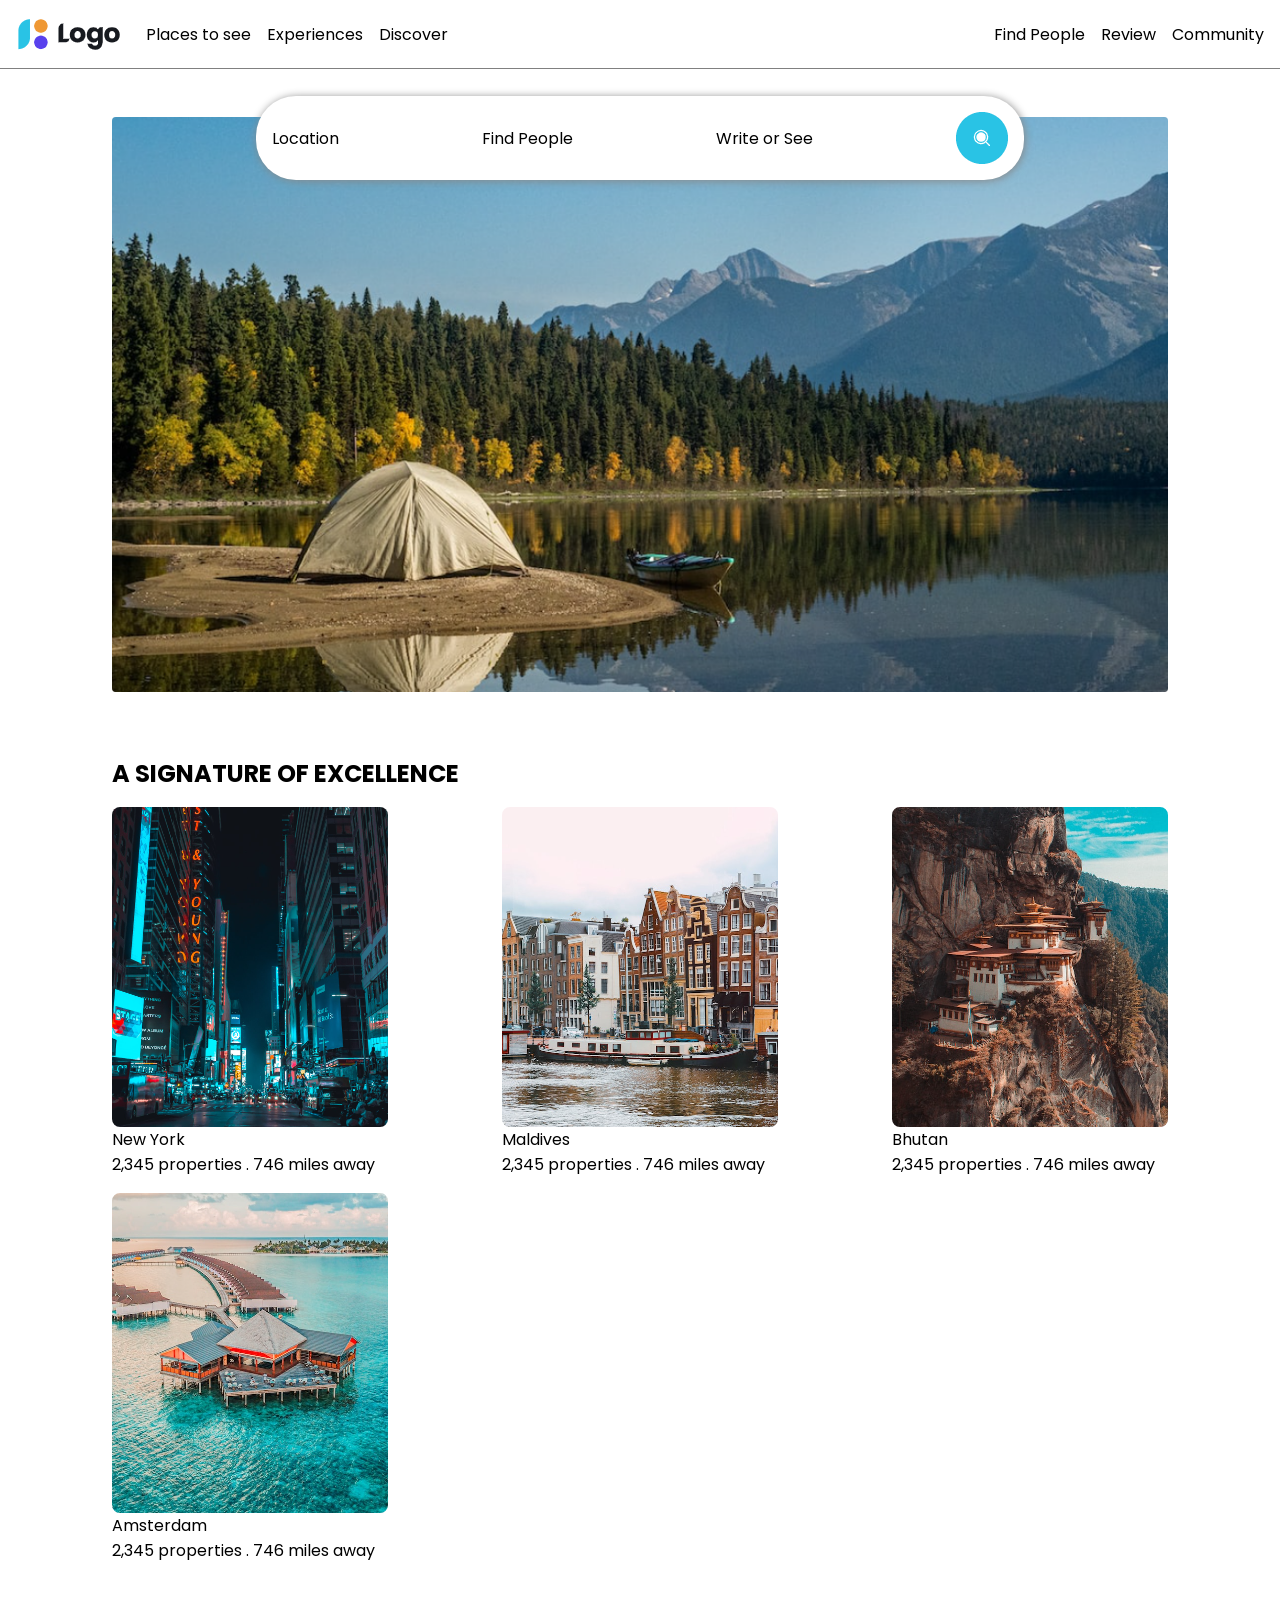
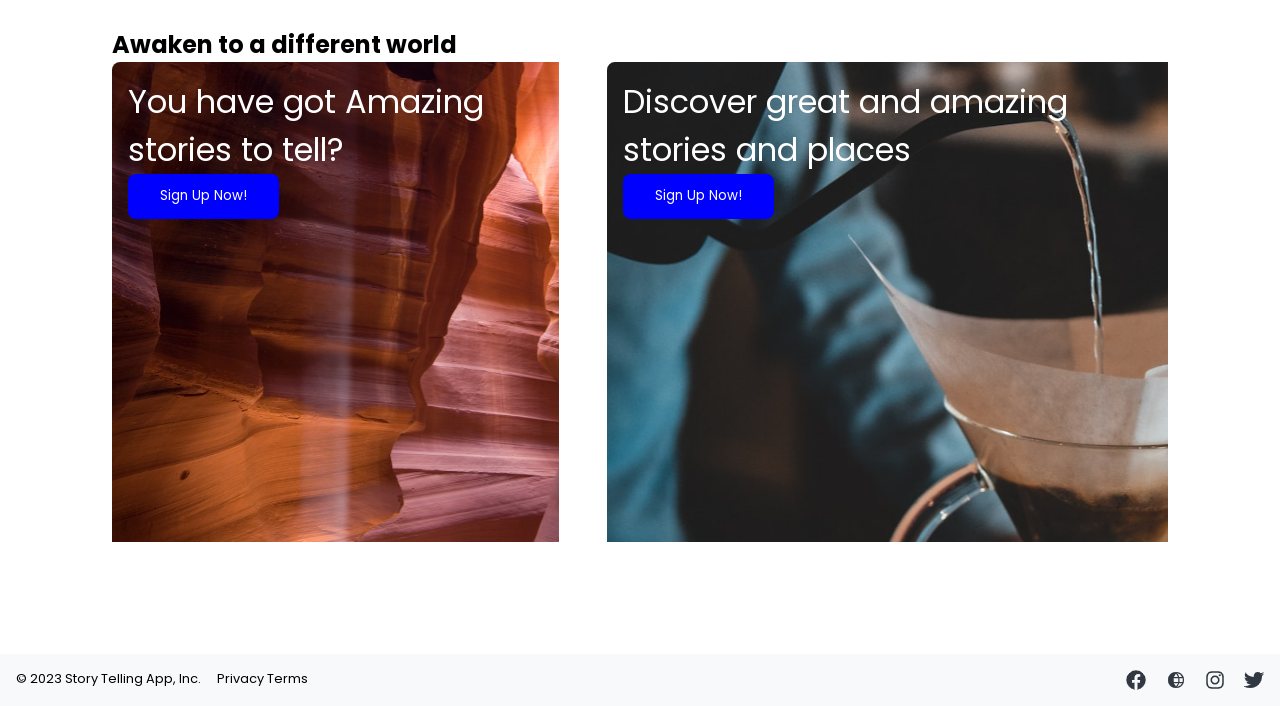
<file: index.html>
<!DOCTYPE html>
<html lang="en">
  <head>
    <meta charset="UTF-8" />
    <meta http-equiv="X-UA-Compatible" content="IE=edge" />
    <meta name="viewport" content="width=device-width, initial-scale=1.0" />
    <title>Home</title>
    <link rel="stylesheet" href="/css/home.css" />
  </head>
  <body>
    <main>
      <header id="primary-header">
        <div id="nav-container">
          <nav>
            <a href="">
              <img src="assets/logo_image.png" alt="" id="logo-image" />
            </a>
            <ul>
              <li>Places to see</li>
              <li>Experiences</li>
              <li>Discover</li>
            </ul>
          </nav>
          <div id="sub-list-container">
            <ul>
              <li>Find People</li>
              <li>Review</li>
              <li>Community</li>
            </ul>
          </div>
        </div>
        <div id="search-container">
          <div>Location</div>
          <div>Find People</div>
          <div>Write or See</div>
          <button id="search-button">
            <img src="/assets/search_button.png" alt="search button image" />
          </button>
        </div>
      </header>
      <div id="main-content">
        <img src="/assets/main_home_img.png" alt="" />
        <section id="places-container">
          <h1>A SIGNATURE OF EXCELLENCE</h1>
          <div id="places-content">
            <div>
              <img src="/assets/place1.png" alt="" />
              <p>New York</p>
              <span>2,345 properties . 746 miles away</span>
            </div>
            <div>
              <img src="/assets/place2.png" alt="" />
              <p>Maldives</p>
              <span>2,345 properties . 746 miles away</span>
            </div>
            <div>
              <img src="/assets/place3.png" alt="" />
              <p>Bhutan</p>
              <span>2,345 properties . 746 miles away</span>
            </div>
            <div>
              <img src="/assets/place4.png" alt="" />
              <p>Amsterdam</p>
              <span>2,345 properties . 746 miles away</span>
            </div>
          </div>
        </section>

        <section>
          <h2>Awaken to a different world</h2>
          <div id="sign-up-cards">
            <div id="card-content-container-1">
              <span> You have got Amazing stories to tell?</span
              ><button>Sign Up Now!</button>
            </div>

            <div id="card-content-container-2">
              <span>Discover great and amazing stories and places</span
              ><button>Sign Up Now!</button>
            </div>
          </div>
        </section>
      </div>
    </main>
    <footer>
      <div id="footer-content-container">
        <div id="legal-content-container">
          <div>© 2023 Story Telling App, Inc.</div>
          <div>Privacy Terms</div>
        </div>
        <div id="socials-container">
          <a href="#"><img src="/assets/Facebook.png" alt="" /></a>
          <a href="#"><img src="/assets/Globe.png" alt="" /></a>
          <a href="#"><img src="/assets/Instagram.png" alt="" /></a>
          <a href="#"><img src="/assets/Twitter.png" alt="" /></a>
        </div>
      </div>
    </footer>
  </body>
</html>
</file>
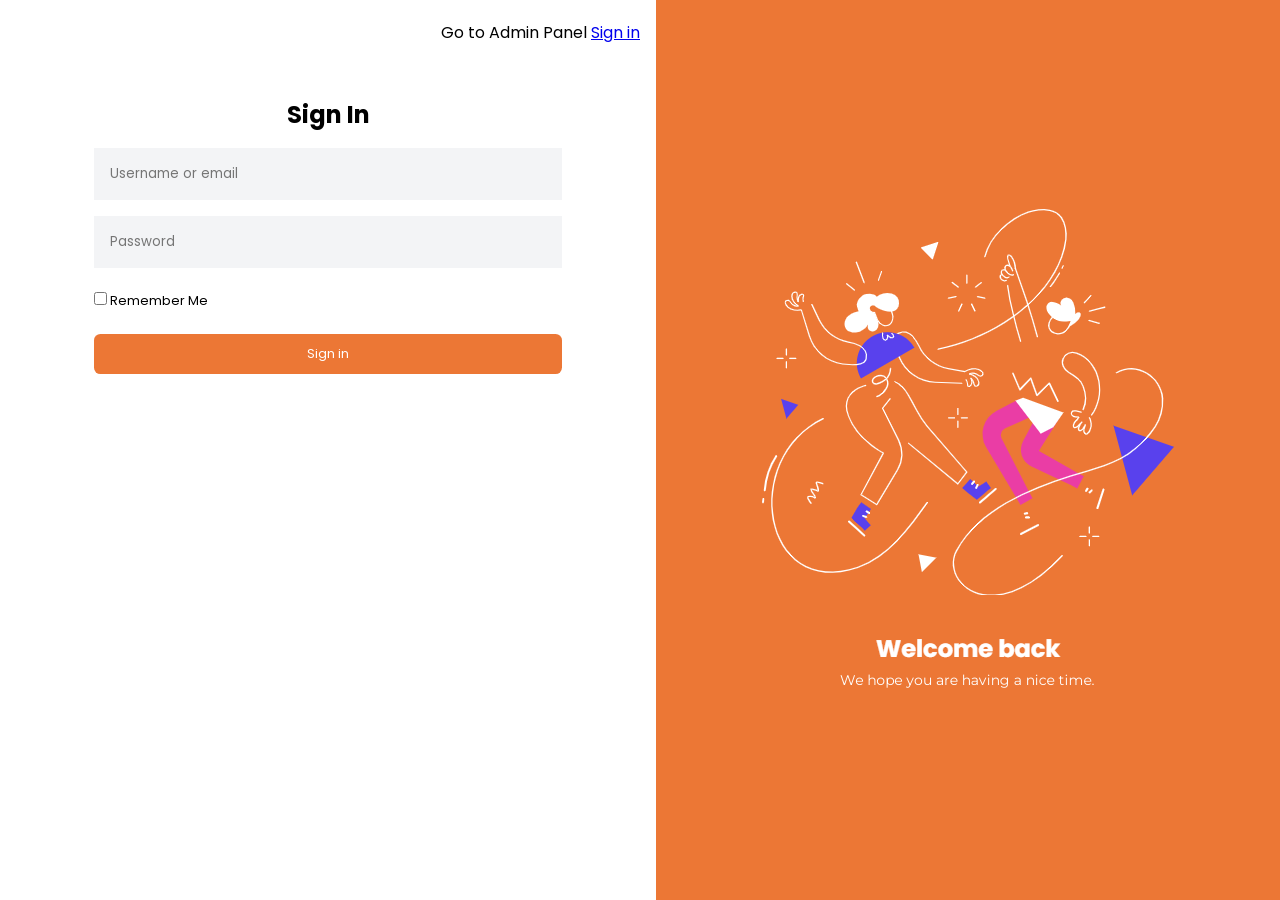
<file: admin_login.html>
<!DOCTYPE html>
<html lang="en">
  <head>
    <meta charset="UTF-8" />
    <meta http-equiv="X-UA-Compatible" content="IE=edge" />
    <meta name="viewport" content="width=device-width, initial-scale=1.0" />
    <link rel="stylesheet" href="css/admin_login.css" />
    <title>Login - Admin Dashboard</title>
  </head>
  <body>
    <main>
      <div id="sign-up-wrapper">
        <div id="form-container">
          <header>
            <div class="headerleft">
              <img
                id="logo-image"
                src="assets/logo_image.png"
                alt="site logo"
              />
            </div>

            <div class="headerright">
              <span>Go to Admin Panel <a href="#form-content">Sign in</a></span>
            </div>
          </header>
          <div id="form-content">
            <h1>Sign In</h1>
            <form>
              <input
                type="text"
                placeholder="Username or email"
                class="form-input"
              />
              <input
                type="password"
                placeholder="Password"
                class="form-input"
              />
              <div id="form-settings-container">
                <div id="remember-me">
                  <input type="checkbox" name="remember_me" />
                  <label for="remember_me"> Remember Me</label>
                </div>
              </div>
              <!-- <div id="social-container">
                <p>Or sign in with</p>

                <ul>
                  <li>
                    <a href=""
                      ><img src="assets/auth/Button 1939.png" alt=""
                    /></a>
                  </li>
                  <li>
                    <a href=""
                      ><img src="assets/auth/Button 1940.png" alt=""
                    /></a>
                  </li>
                  <li>
                    <a href=""
                      ><img src="assets/auth/Button 1941.png" alt=""
                    /></a>
                  </li>
                </ul>
              </div> -->

              <button type="submit">Sign in</button>
            </form>
          </div>
        </div>
        <div id="form-image-container">
          <img src="assets/auth/admin_image.png" alt="" />
        </div>
      </div>
    </main>
  </body>
</html>
</file>
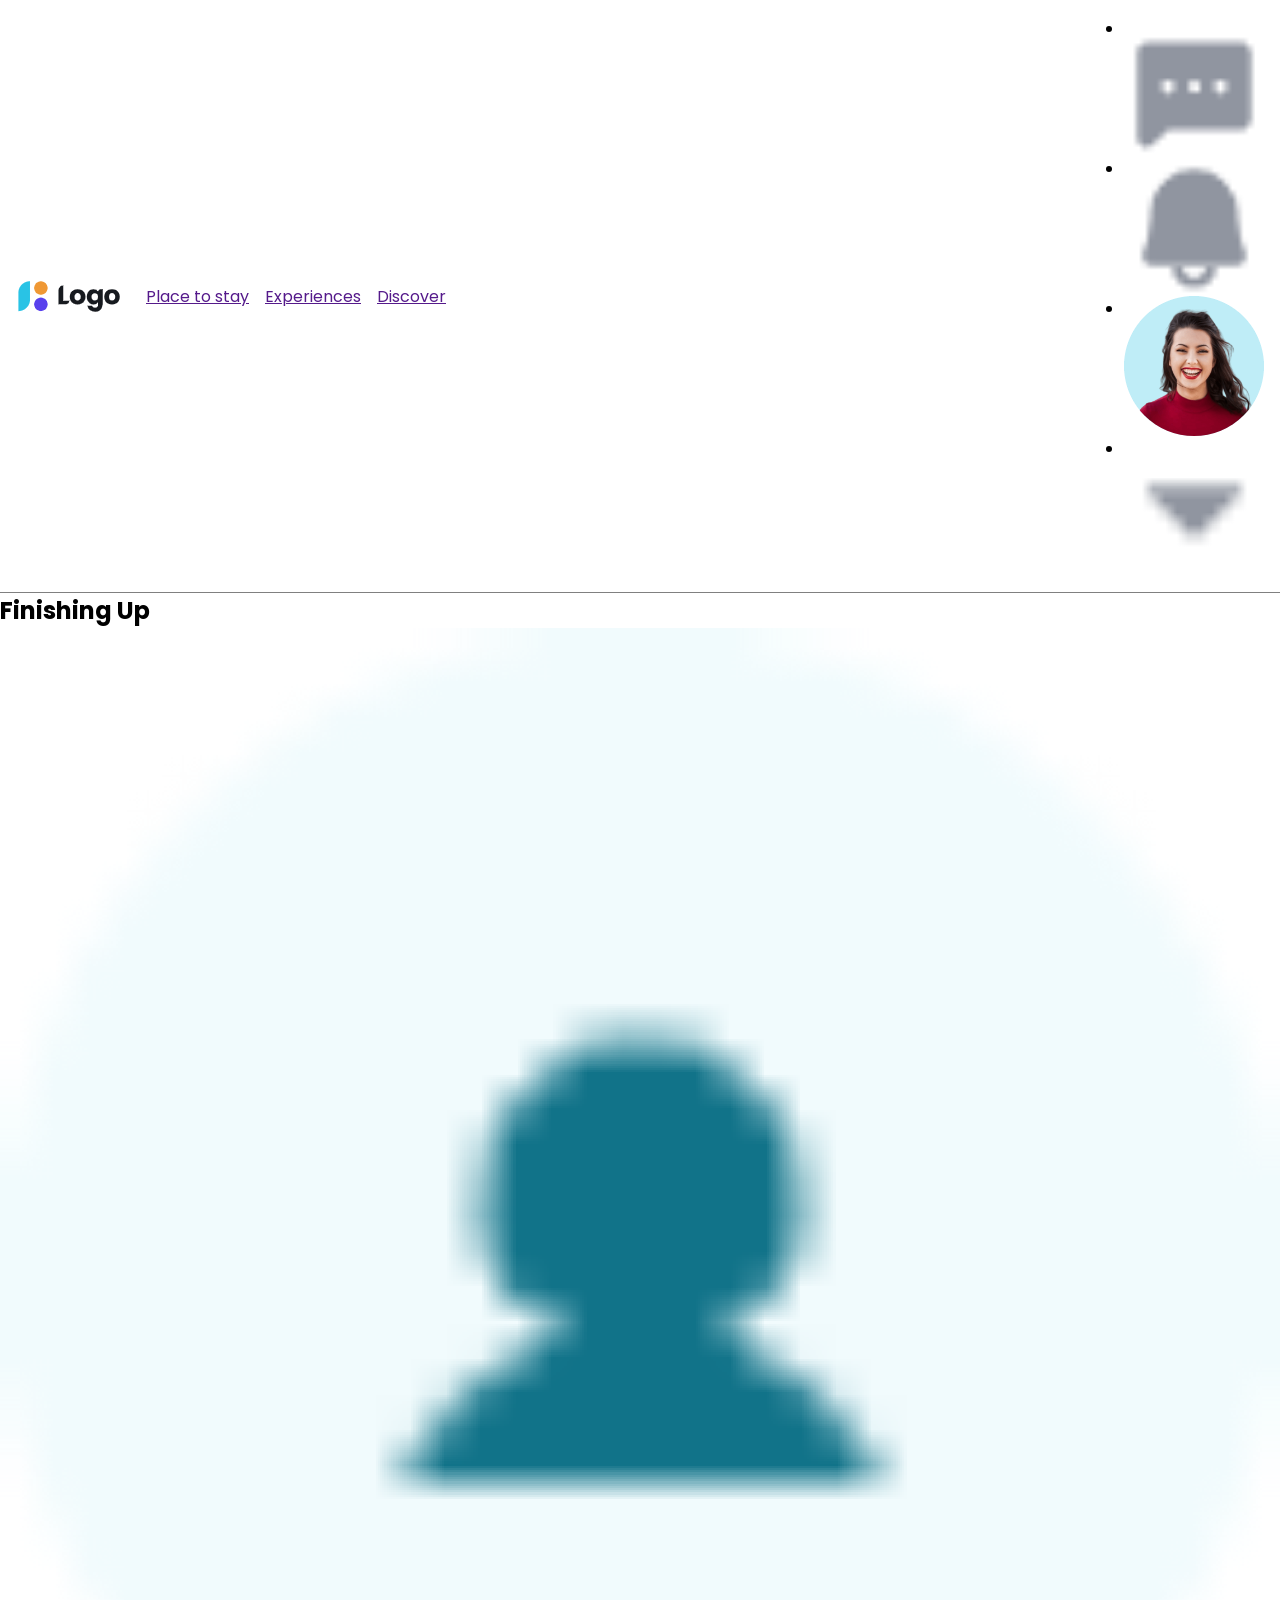
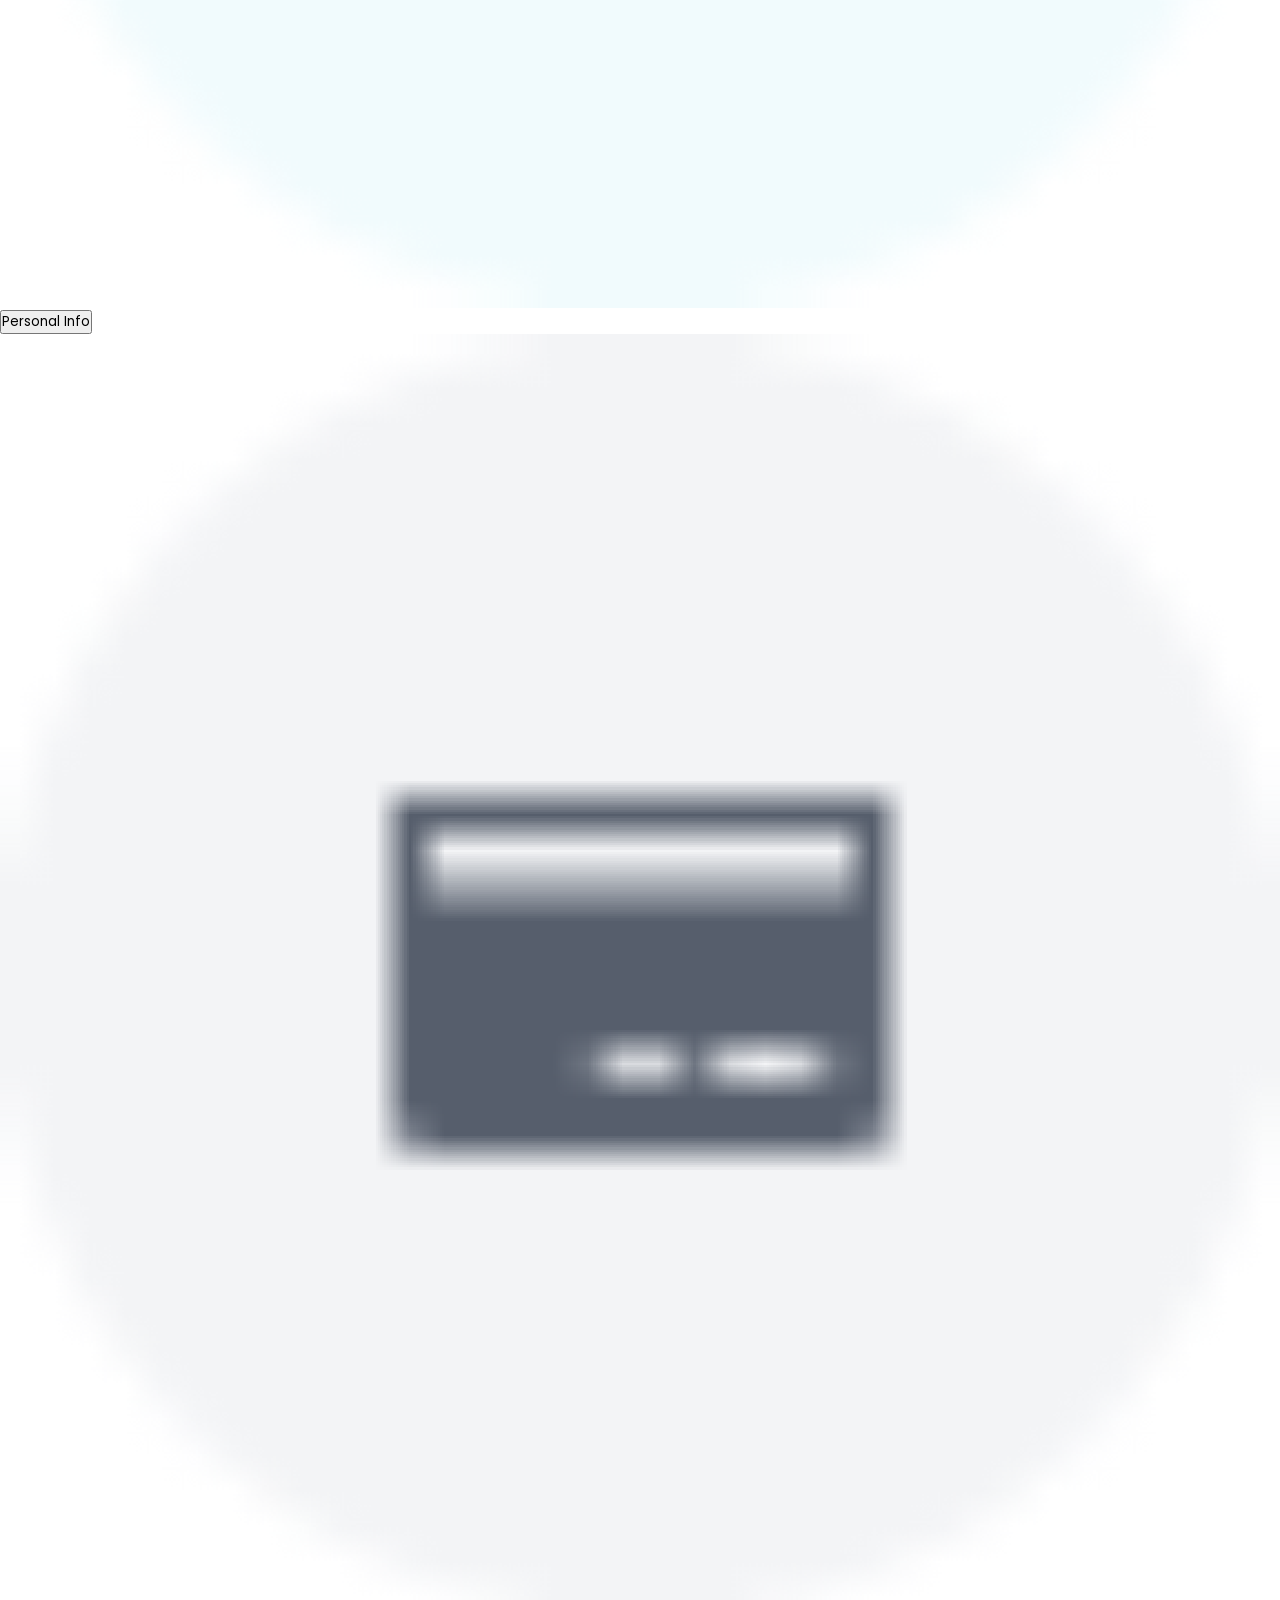
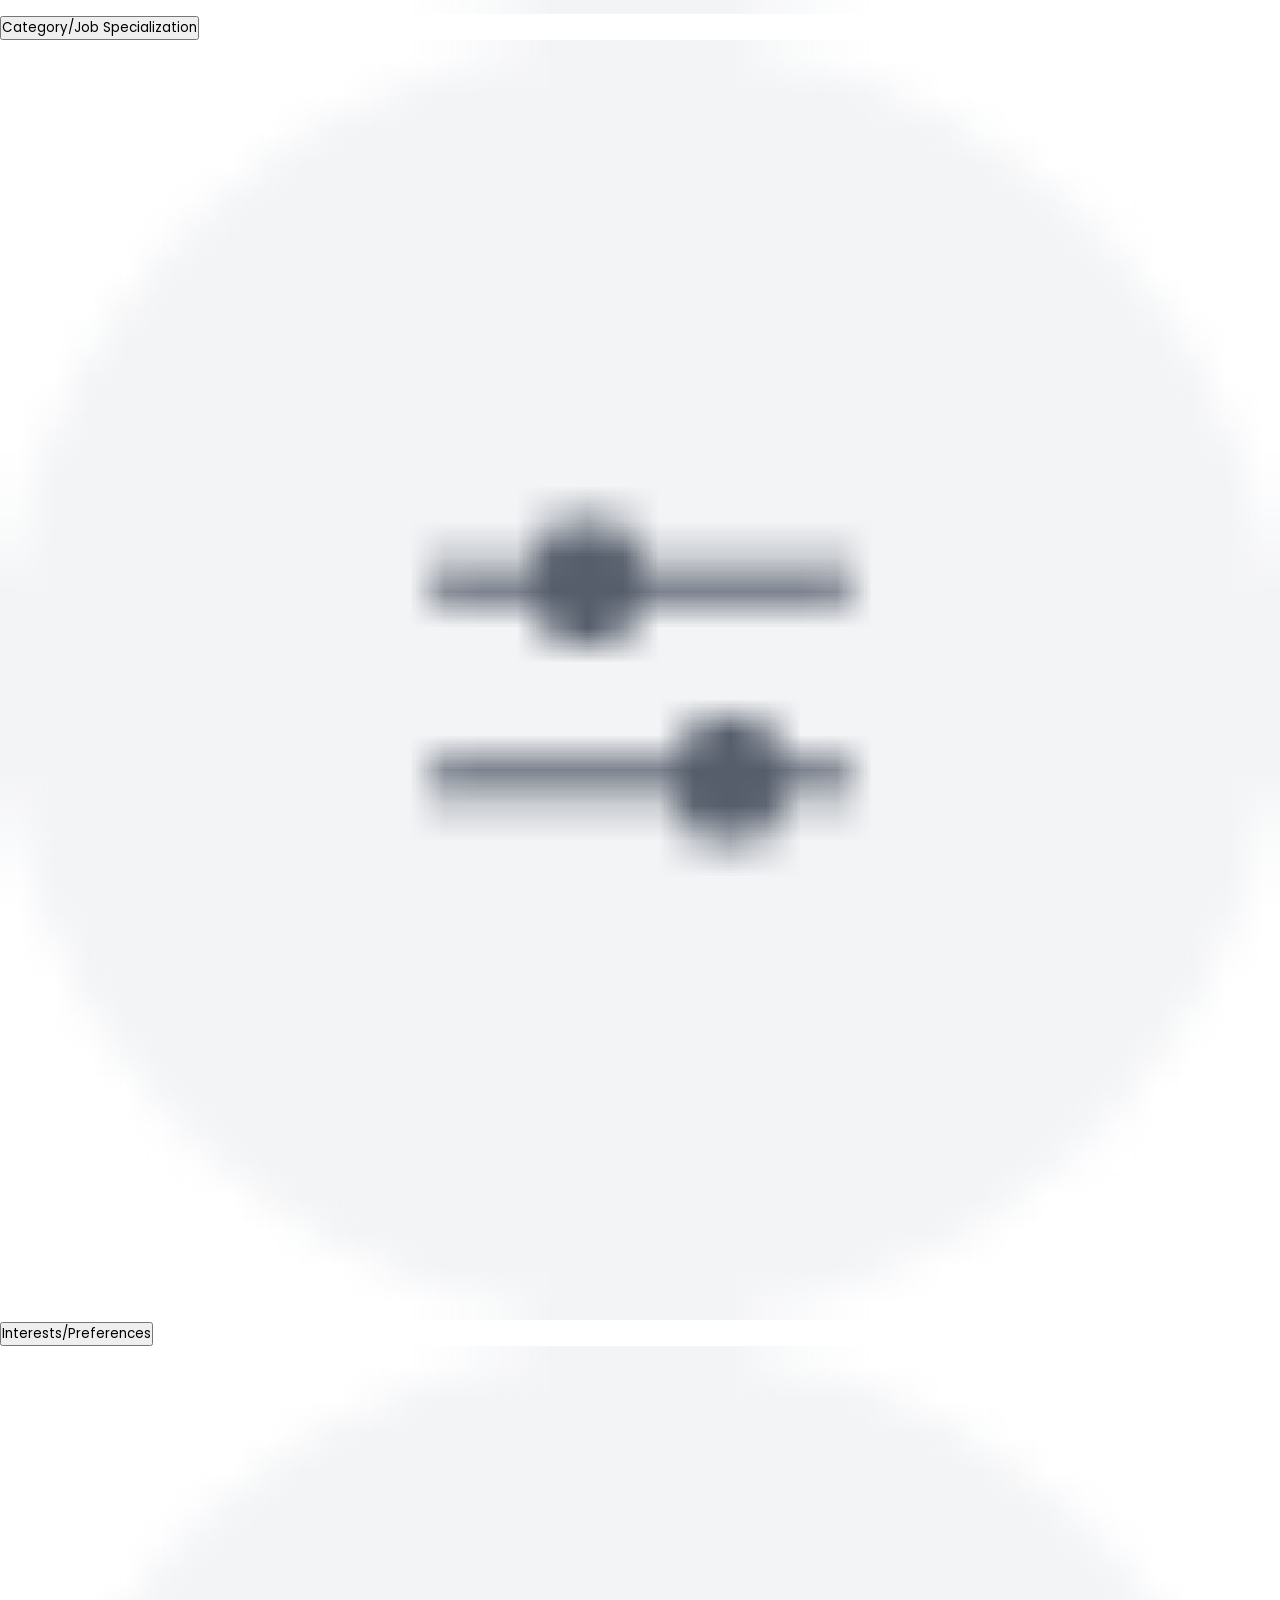
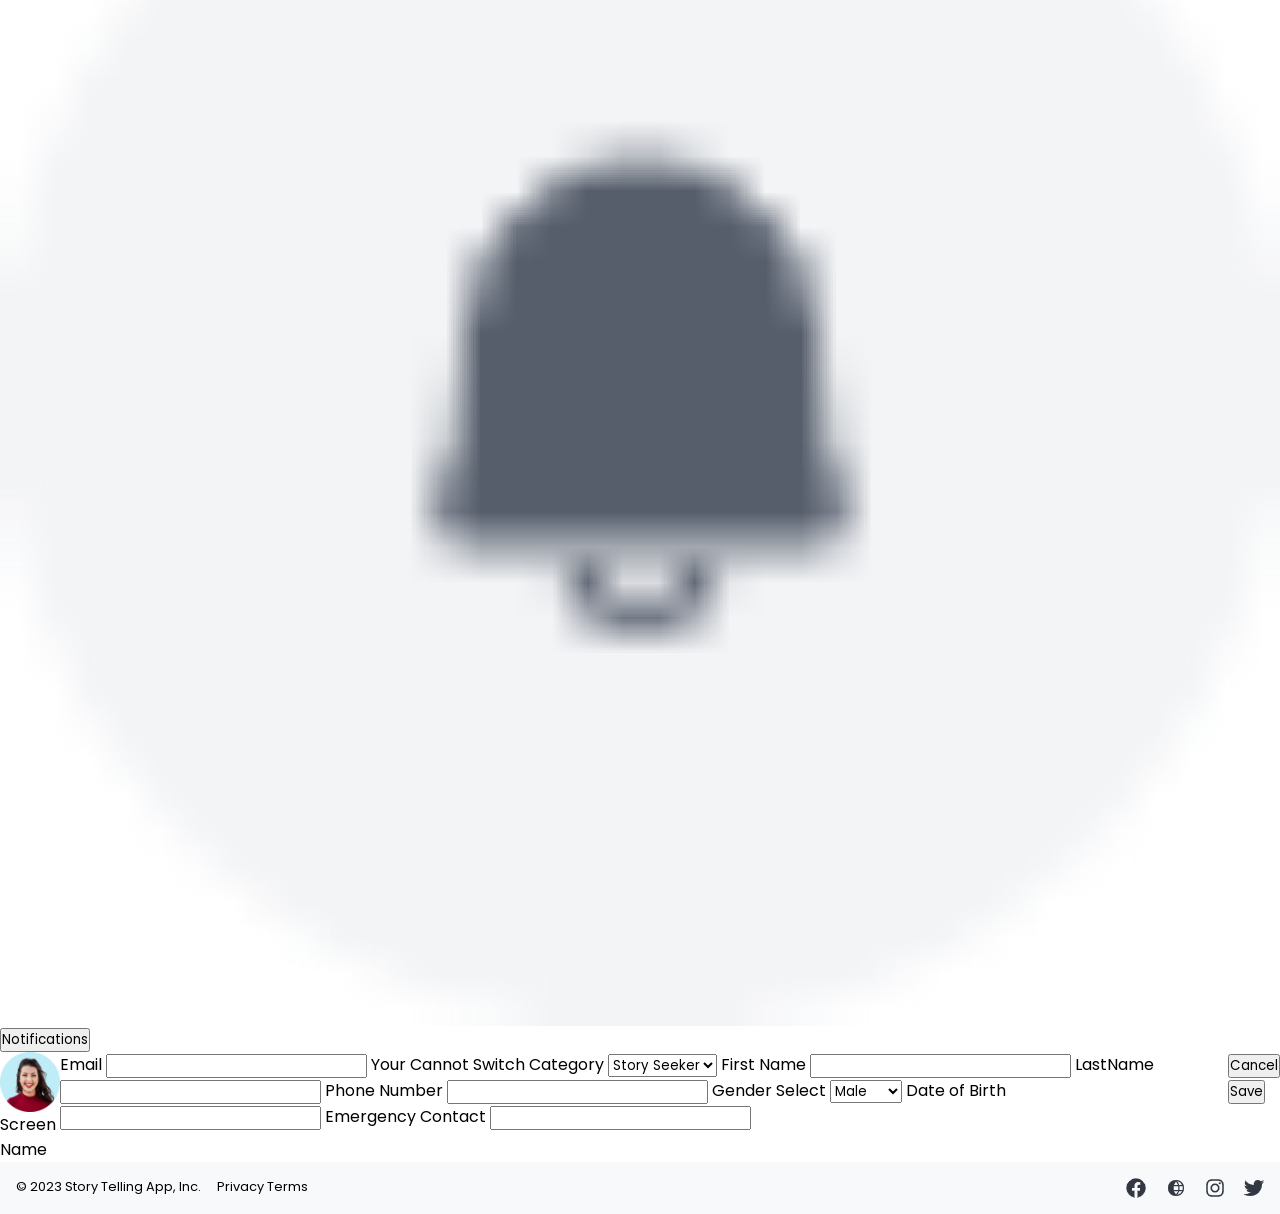
<file: complete_sign_up.html>
<!DOCTYPE html>
<html lang="en">
  <head>
    <meta charset="UTF-8" />
    <meta http-equiv="X-UA-Compatible" content="IE=edge" />
    <meta name="viewport" content="width=device-width, initial-scale=1.0" />
    <title>Document</title>
    <link rel="stylesheet" href="/css/complete_sign_up.css" />
  </head>
  <body>
    <header id="primary-header">
      <div id="nav-container">
        <nav>
          <a href="#">
            <img src="assets/logo_image.png" alt="" id="logo-image" />
          </a>
          <ul>
            <li><a href="">Place to stay</a></li>
            <li><a href="">Experiences</a></li>
            <li><a href="">Discover</a></li>
          </ul>
        </nav>
        <div id="sub-list-container">
          <ul>
            <li>
              <img src="/assets/chat_dots.png" alt="" class="nav-items" />
            </li>
            <li><img src="/assets/bell.png" alt="" class="nav-items" /></li>
            <li><img src="/assets/Avatar.png" alt="" class="nav-items" /></li>
            <li>
              <img src="/assets/caret_down.png" alt="" class="nav-items" />
            </li>
          </ul>
        </div>
      </div>
    </header>
    <div id="page-content-container">
      <aside>
        <h1>Finishing Up</h1>
        <div class="menu-item">
          <img src="/assets/Icons/avatar_icon.png" alt="" /><button>
            Personal Info
          </button>
        </div>
        <div class="menu-item">
          <img src="/assets/Icons/card_icon.png" alt="" /><button>
            Category/Job Specialization
          </button>
        </div>
        <div class="menu-item">
          <img src="/assets/Icons/slider_icon.png" alt="" /><button>
            Interests/Preferences
          </button>
        </div>

        <div class="menu-item">
          <img src="/assets/Icons/bell_icon.png" alt="" /><button>
            Notifications
          </button>
        </div>
      </aside>
      <main>
        <div id="user-info-container">
          <div id="user-image-container">
            <img src="/assets/Avatar.png" alt="" />
            <div>
              <p>Screen Name</p>
            </div>
          </div>
        </div>
        <div id="edit-info-container">
          <label for="email">Email</label>
          <input type="text" name="email" />
          <label for="">Your Cannot Switch Category</label>
          <select name="cars" id="cars">
            <option value="male">Story Seeker</option>
            <option value="female">Story Teller</option>
          </select>
          <label for="">First Name</label>
          <input type="text" />
          <label for="">LastName</label>
          <input type="text" />
          <label for="">Phone Number</label>
          <input type="text" />
          <label for="">Gender Select</label>
          <select name="cars" id="cars">
            <option value="male">Male</option>
            <option value="female">Female</option>
          </select>
          <label for="">Date of Birth</label>
          <input type="text" />
          <label for="">Emergency Contact</label>
          <input type="text" />
        </div>
        <div id="button-container">
          <button id="cancel-button">Cancel</button>
          <button id="save-button">Save</button>
        </div>
      </main>
    </div>
    <footer>
      <div id="footer-content-container">
        <div id="legal-content-container">
          <div>© 2023 Story Telling App, Inc.</div>
          <div>Privacy Terms</div>
        </div>
        <div id="socials-container">
          <a href="#"><img src="/assets/Facebook.png" alt="" /></a>
          <a href="#"><img src="/assets/Globe.png" alt="" /></a>
          <a href="#"><img src="/assets/Instagram.png" alt="" /></a>
          <a href="#"><img src="/assets/Twitter.png" alt="" /></a>
        </div>
      </div>
    </footer>
  </body>
</html>
</file>
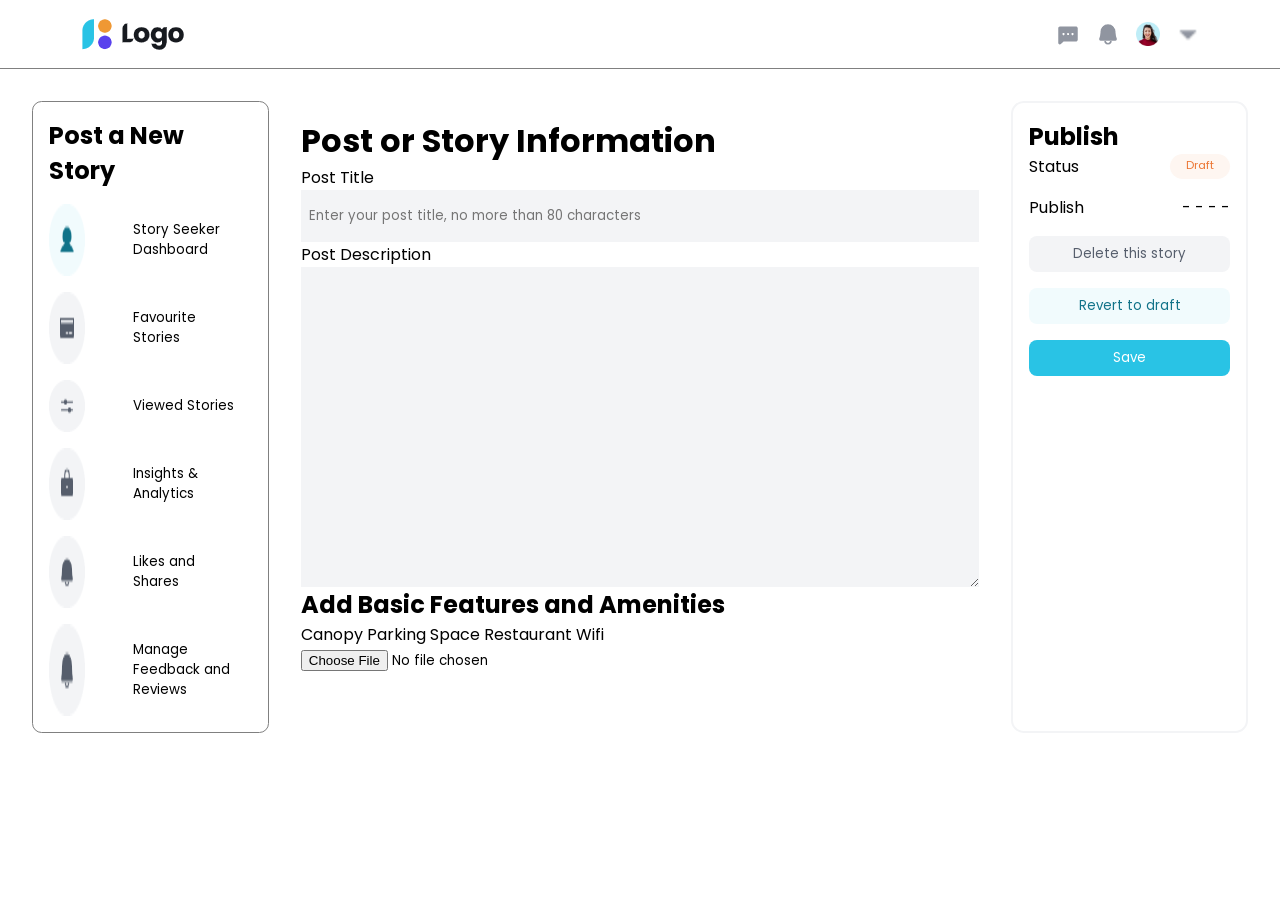
<file: create_story.html>
<!DOCTYPE html>
<html lang="en">
  <head>
    <meta charset="UTF-8" />
    <meta http-equiv="X-UA-Compatible" content="IE=edge" />
    <meta name="viewport" content="width=device-width, initial-scale=1.0" />
    <link rel="stylesheet" href="/css/create_story.css" />
    <title>Document</title>
  </head>
  <body>
    <header id="primary-header">
      <div id="nav-container">
        <nav>
          <a href="#">
            <img src="assets/logo_image.png" alt="" id="logo-image" />
          </a>
        </nav>
        <div id="sub-list-container">
          <ul>
            <li>
              <img src="/assets/chat_dots.png" alt="" class="nav-items" />
            </li>
            <li><img src="/assets/bell.png" alt="" class="nav-items" /></li>
            <li><img src="/assets/Avatar.png" alt="" class="nav-items" /></li>
            <li>
              <img src="/assets/caret_down.png" alt="" class="nav-items" />
            </li>
          </ul>
        </div>
      </div>
    </header>
    <div id="page-container">
      <aside id="side-menu">
        <h2>Post a New Story</h2>
        <div class="menu-item">
          <img src="/assets/Icons/avatar_icon.png" alt="" /><button>
            Story Seeker Dashboard
          </button>
        </div>
        <div class="menu-item">
          <img src="/assets/Icons/card_icon.png" alt="" /><button>
            Favourite Stories
          </button>
        </div>
        <div class="menu-item">
          <img src="/assets/Icons/slider_icon.png" alt="" /><button>
            Viewed Stories
          </button>
        </div>
        <div class="menu-item">
          <img src="/assets/Icons/bag_icon.png" alt="" /><button>
            Insights & Analytics
          </button>
        </div>
        <div class="menu-item">
          <img src="/assets/Icons/bell_icon.png" alt="" /><button>
            Likes and Shares
          </button>
        </div>
        <div class="menu-item">
          <img src="/assets/Icons/bell_icon.png" alt="" /><button>
            Manage Feedback and Reviews
          </button>
        </div>
      </aside>
      <main>
        <h1>Post or Story Information</h1>
        <section id="edit-post-container">
          <label for="">Post Title</label>
          <input
            type="text"
            placeholder="Enter your post title, no more than 80 characters"
          />
          <label for="">Post Description</label>
          <textarea id="w3review" name="w3review" rows="4" cols="50"></textarea>
        </section>

        <section id="basic-features">
          <h2>Add Basic Features and Amenities</h2>
          <div id="features-container">
            <span>Canopy</span>
            <span>Parking Space</span>
            <span>Restaurant</span>
            <span>Wifi</span>
          </div>
        </section>
        <section>
          <span></span>
        </section>
        <div id="upload-images-container">
          <input type="file" name="call me" id="" />
        </div>
      </main>
      <div id="publish-options">
        <h2>Publish</h2>
        <div class="publish-item">
          <span>Status</span>
          <div id="draft">Draft</div>
        </div>
        <div class="publish-item">
          <span>Publish</span>
          <span>- - - -</span>
        </div>
        <button id="delete-button">Delete this story</button>
        <button id="revert-button">Revert to draft</button>
        <button id="save-button">Save</button>
      </div>
    </div>
  </body>
</html>
</file>
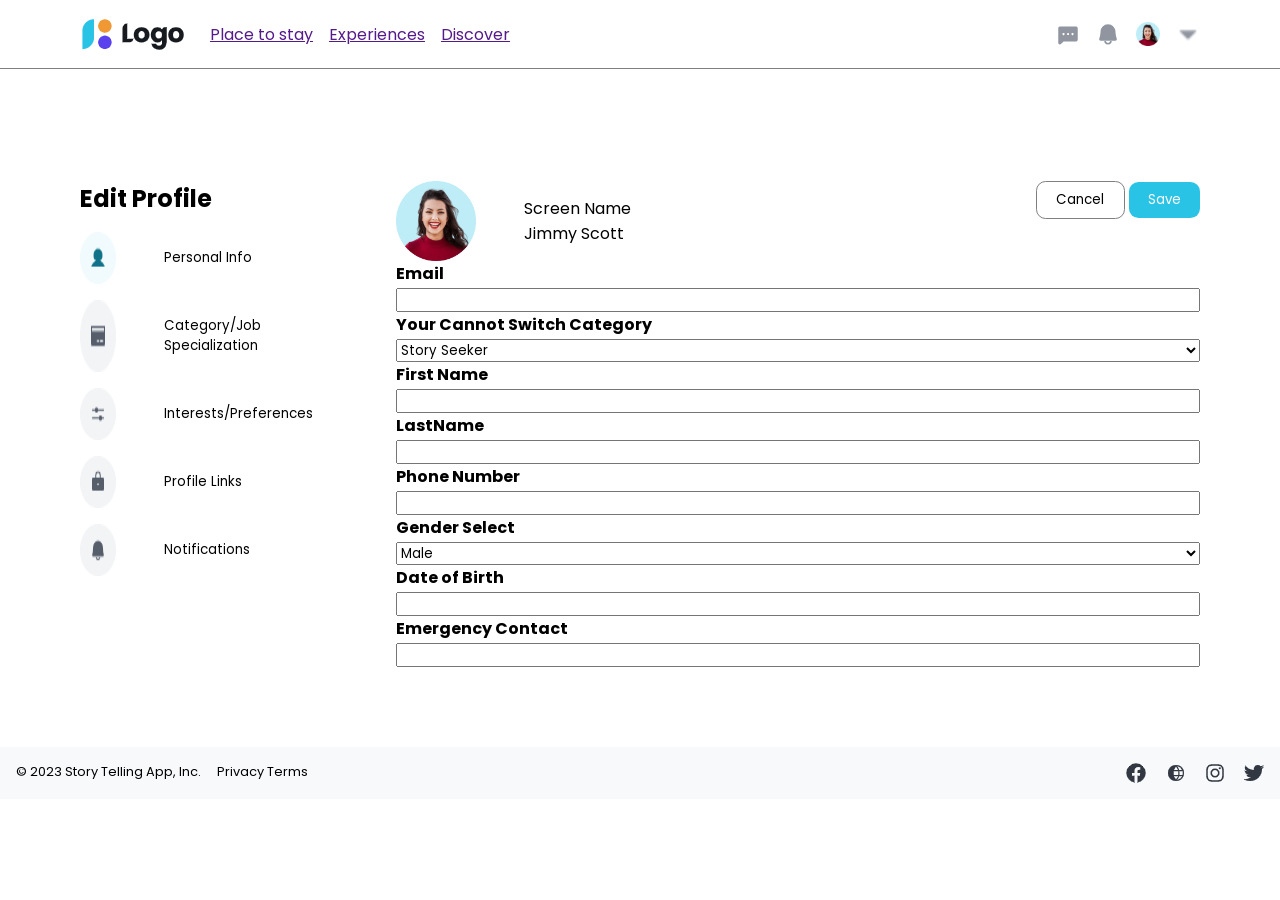
<file: edit_profile.html>
<!DOCTYPE html>
<html lang="en">
  <head>
    <meta charset="UTF-8" />
    <meta http-equiv="X-UA-Compatible" content="IE=edge" />
    <meta name="viewport" content="width=device-width, initial-scale=1.0" />
    <title>Document</title>
    <link rel="stylesheet" href="/css/edit_profile.css" />
  </head>
  <body>
    <header id="primary-header">
      <div id="nav-container">
        <nav>
          <a href="#">
            <img src="assets/logo_image.png" alt="" id="logo-image" />
          </a>
          <ul>
            <li><a href="">Place to stay</a></li>
            <li><a href="">Experiences</a></li>
            <li><a href="">Discover</a></li>
          </ul>
        </nav>
        <div id="sub-list-container">
          <ul>
            <li>
              <img src="/assets/chat_dots.png" alt="" class="nav-items" />
            </li>
            <li><img src="/assets/bell.png" alt="" class="nav-items" /></li>
            <li><img src="/assets/Avatar.png" alt="" class="nav-items" /></li>
            <li>
              <img src="/assets/caret_down.png" alt="" class="nav-items" />
            </li>
          </ul>
        </div>
      </div>
    </header>
    <div id="page-content-container">
      <aside>
        <h1>Edit Profile</h1>
        <div class="menu-item">
          <img src="/assets/Icons/avatar_icon.png" alt="" /><button>
            Personal Info
          </button>
        </div>
        <div class="menu-item">
          <img src="/assets/Icons/card_icon.png" alt="" /><button>
            Category/Job Specialization
          </button>
        </div>
        <div class="menu-item">
          <img src="/assets/Icons/slider_icon.png" alt="" /><button>
            Interests/Preferences
          </button>
        </div>
        <div class="menu-item">
          <img src="/assets/Icons/bag_icon.png" alt="" /><button>
            Profile Links
          </button>
        </div>
        <div class="menu-item">
          <img src="/assets/Icons/bell_icon.png" alt="" /><button>
            Notifications
          </button>
        </div>
      </aside>
      <main>
        <div id="user-info-container">
          <div id="user-image-container">
            <img src="/assets/Avatar.png" alt="" />
            <div>
              <p>Screen Name</p>
              <p>Jimmy Scott</p>
            </div>
          </div>
          <div id="button-container">
            <button id="cancel-button">Cancel</button>
            <button id="save-button">Save</button>
          </div>
        </div>
        <div id="edit-info-container">
          <label for="email">Email</label>
          <input type="text" name="email" />
          <label for="">Your Cannot Switch Category</label>
          <select name="cars" id="cars">
            <option value="male">Story Seeker</option>
            <option value="female">Story Teller</option>
          </select>
          <label for="">First Name</label>
          <input type="text" />
          <label for="">LastName</label>
          <input type="text" />
          <label for="">Phone Number</label>
          <input type="text" />
          <label for="">Gender Select</label>
          <select name="cars" id="cars">
            <option value="male">Male</option>
            <option value="female">Female</option>
          </select>
          <label for="">Date of Birth</label>
          <input type="text" />
          <label for="">Emergency Contact</label>
          <input type="text" />
        </div>
      </main>
    </div>
    <footer>
      <div id="footer-content-container">
        <div id="legal-content-container">
          <div>© 2023 Story Telling App, Inc.</div>
          <div>Privacy Terms</div>
        </div>
        <div id="socials-container">
          <a href="#"><img src="/assets/Facebook.png" alt="" /></a>
          <a href="#"><img src="/assets/Globe.png" alt="" /></a>
          <a href="#"><img src="/assets/Instagram.png" alt="" /></a>
          <a href="#"><img src="/assets/Twitter.png" alt="" /></a>
        </div>
      </div>
    </footer>
  </body>
</html>
</file>
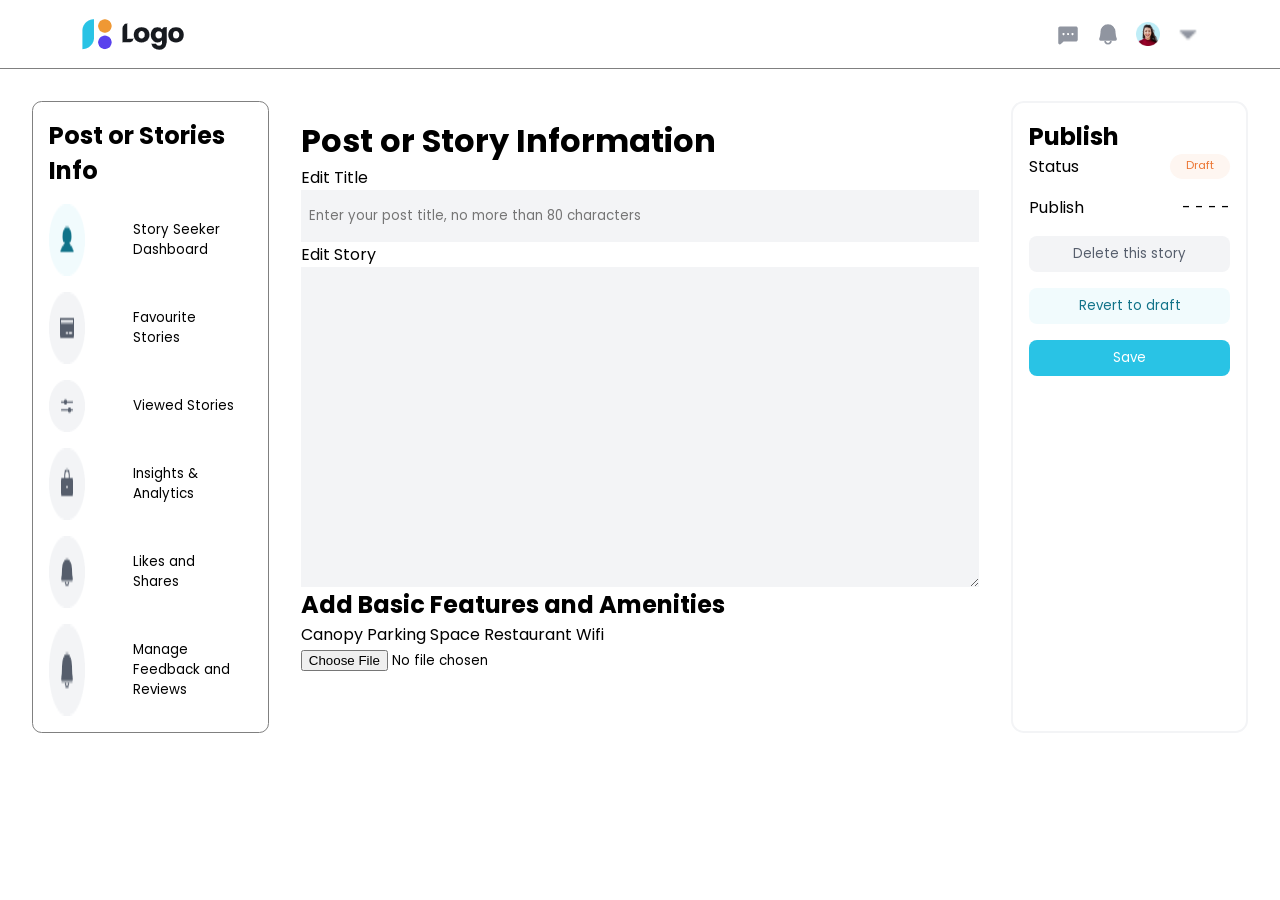
<file: edit_story.html>
<!DOCTYPE html>
<html lang="en">
  <head>
    <meta charset="UTF-8" />
    <meta http-equiv="X-UA-Compatible" content="IE=edge" />
    <meta name="viewport" content="width=device-width, initial-scale=1.0" />
    <link rel="stylesheet" href="/css/edit_story.css" />
    <title>Document</title>
  </head>
  <body>
    <header id="primary-header">
      <div id="nav-container">
        <nav>
          <a href="#">
            <img src="assets/logo_image.png" alt="" id="logo-image" />
          </a>
        </nav>
        <div id="sub-list-container">
          <ul>
            <li>
              <img src="/assets/chat_dots.png" alt="" class="nav-items" />
            </li>
            <li><img src="/assets/bell.png" alt="" class="nav-items" /></li>
            <li><img src="/assets/Avatar.png" alt="" class="nav-items" /></li>
            <li>
              <img src="/assets/caret_down.png" alt="" class="nav-items" />
            </li>
          </ul>
        </div>
      </div>
    </header>
    <div id="page-container">
      <aside id="side-menu">
        <h2>Post or Stories Info</h2>
        <div class="menu-item">
          <img src="/assets/Icons/avatar_icon.png" alt="" /><button>
            Story Seeker Dashboard
          </button>
        </div>
        <div class="menu-item">
          <img src="/assets/Icons/card_icon.png" alt="" /><button>
            Favourite Stories
          </button>
        </div>
        <div class="menu-item">
          <img src="/assets/Icons/slider_icon.png" alt="" /><button>
            Viewed Stories
          </button>
        </div>
        <div class="menu-item">
          <img src="/assets/Icons/bag_icon.png" alt="" /><button>
            Insights & Analytics
          </button>
        </div>
        <div class="menu-item">
          <img src="/assets/Icons/bell_icon.png" alt="" /><button>
            Likes and Shares
          </button>
        </div>
        <div class="menu-item">
          <img src="/assets/Icons/bell_icon.png" alt="" /><button>
            Manage Feedback and Reviews
          </button>
        </div>
      </aside>
      <main>
        <h1>Post or Story Information</h1>
        <section id="edit-post-container">
          <label for="">Edit Title</label>
          <input
            type="text"
            placeholder="Enter your post title, no more than 80 characters"
          />
          <label for="">Edit Story</label>
          <textarea id="w3review" name="w3review" rows="4" cols="50"></textarea>
        </section>

        <section id="basic-features">
          <h2>Add Basic Features and Amenities</h2>
          <div id="features-container">
            <span>Canopy</span>
            <span>Parking Space</span>
            <span>Restaurant</span>
            <span>Wifi</span>
          </div>
        </section>
        <section>
          <span></span>
        </section>
        <div id="upload-images-container">
          <input type="file" name="call me" id="" />
        </div>
      </main>
      <div id="publish-options">
        <h2>Publish</h2>
        <div class="publish-item">
          <span>Status</span>
          <div id="draft">Draft</div>
        </div>
        <div class="publish-item">
          <span>Publish</span>
          <span>- - - -</span>
        </div>
        <button id="delete-button">Delete this story</button>
        <button id="revert-button">Revert to draft</button>
        <button id="save-button">Save</button>
      </div>
    </div>
  </body>
</html>
</file>
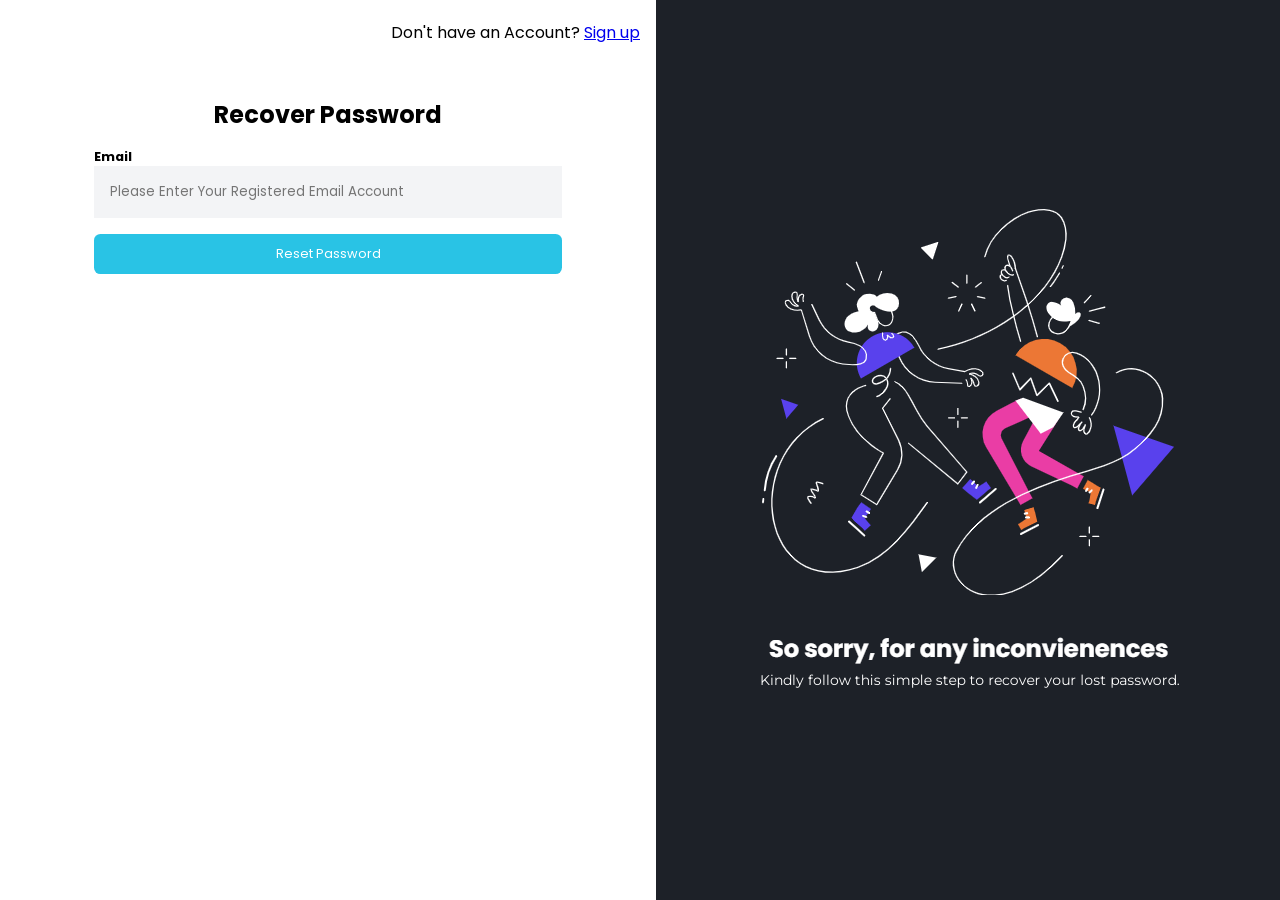
<file: forgot_password.html>
<!DOCTYPE html>
<html lang="en">
  <head>
    <meta charset="UTF-8" />
    <meta http-equiv="X-UA-Compatible" content="IE=edge" />
    <meta name="viewport" content="width=device-width, initial-scale=1.0" />
    <link rel="stylesheet" href="css/forgot_password.css" />
    <title>Forgot Password - Story Telling App</title>
  </head>
  <body>
    <main>
      <div id="sign-up-wrapper">
        <div id="form-container">
          <header>
            <div class="headerleft">
              <img
                id="logo-image"
                src="assets/logo_image.png"
                alt="site logo"
              />
            </div>

            <div class="headerright">
              <span
                >Don't have an Account?
                <a href="/user_sign_up.html">Sign up</a></span
              >
            </div>
          </header>
          <div id="form-content">
            <h1>Recover Password</h1>
            <form>
              <label for="password-reset"><b>Email</b></label>
              <input
                type="email"
                placeholder="Please Enter Your Registered Email Account"
                class="form-input"
                name="password-reset"
              />

              <button type="submit">Reset Password</button>
            </form>
          </div>
        </div>
        <div id="form-image-container">
          <img src="assets/auth/forgot_password.png" alt="" />
        </div>
      </div>
    </main>
  </body>
</html>
</file>
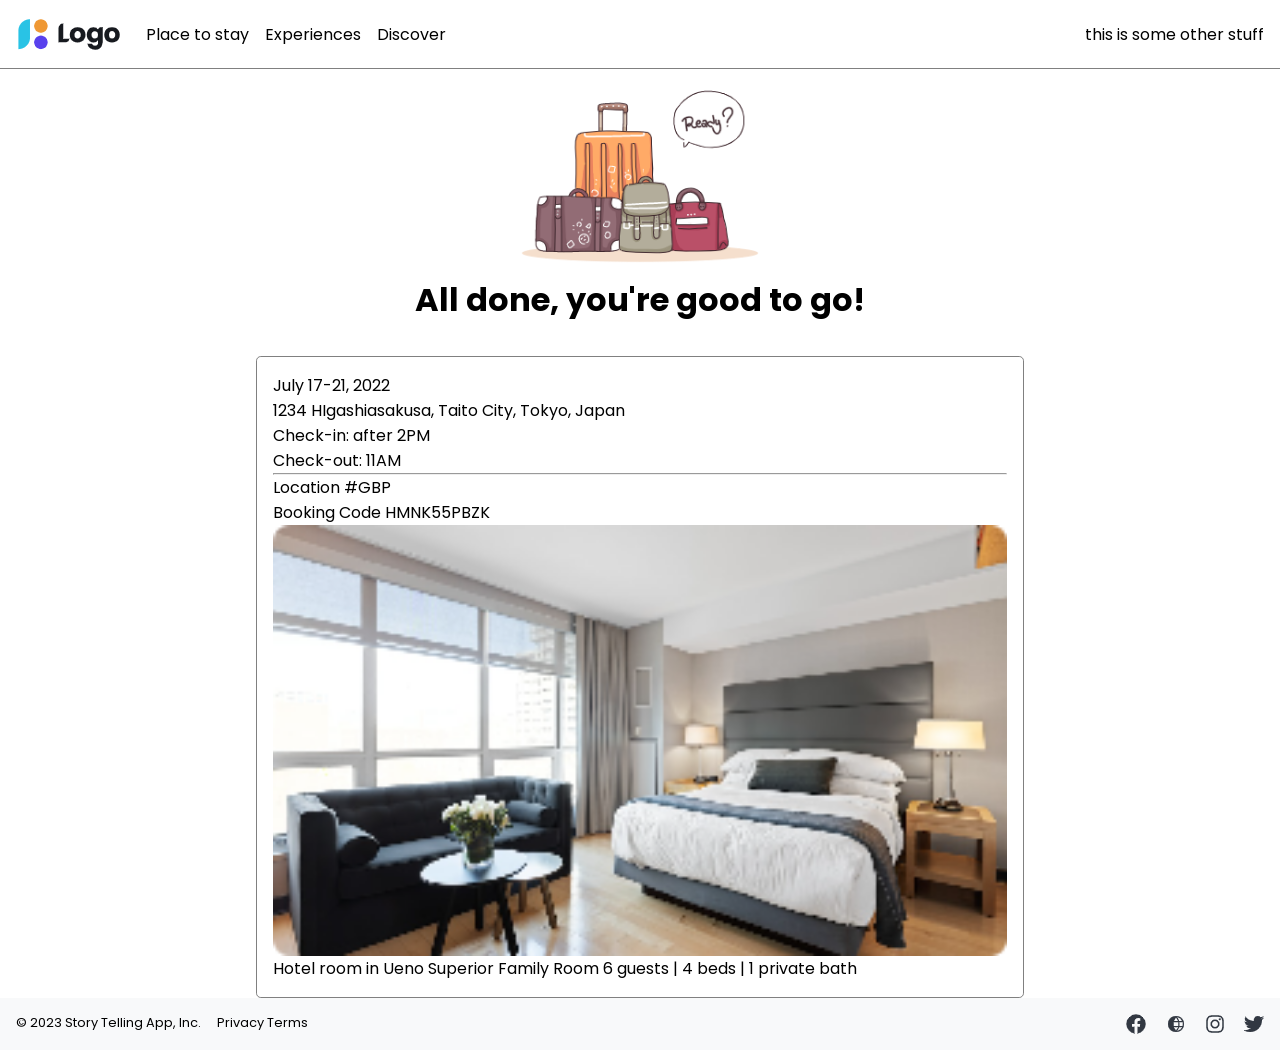
<file: profile_success_page.html>
<!DOCTYPE html>
<html lang="en">
  <head>
    <meta charset="UTF-8" />
    <meta http-equiv="X-UA-Compatible" content="IE=edge" />
    <meta name="viewport" content="width=device-width, initial-scale=1.0" />
    <title>Document</title>
    <link rel="stylesheet" href="css/profile_success_page.css" />
  </head>
  <body>
    <header id="primary-header">
      <div id="nav-container">
        <nav>
          <a href="">
            <img src="assets/logo_image.png" alt="" id="logo-image" />
          </a>
          <ul>
            <li>Place to stay</li>
            <li>Experiences</li>
            <li>Discover</li>
          </ul>
        </nav>
        <div>this is some other stuff</div>
      </div>
    </header>
    <main>
      <div id  = 'content-container'>
        <div id = 'main-image-container'>
          <img src="assets/bags.png" alt="" />
          <h1>All done, you're good to go!</h1>
        </div>
  
      <div id="card-container">
        <div>
          <div>July 17-21, 2022</div>
          <div>1234 HIgashiasakusa, Taito City, Tokyo, Japan</div>
          <div>Check-in: after 2PM</div>
          <div>Check-out: 11AM</div>
        </div>
        <hr/>
        

        <div id='more-information-container'>
          <div >
            <span>
              Location
            </span>
            <span>
              #GBP
            </span>
          </div>
          <div>
            <span>
              Booking Code
            </span>
            <span>
              HMNK55PBZK
            </span>
          </div>
          <div>
            <img src="/assets/bedroom.png" alt=""/>
            <div>
              <span>
                Hotel room in Ueno
              </span>
              <span>
                Superior Family Room
              </span>
              <span>
                6 guests | 4 beds | 1 private bath
              </span>
            </div>
          </div>
        </div>
      </div>
    </main>
    <footer>
      <div id ='footer-content-container'>
        <div id="legal-content-container">
          <div>© 2023 Story Telling App, Inc.</div>
          <div>Privacy Terms</div>
        </div>
        <div id="socials-container">
          <a href="#"><img src="/assets/Facebook.png" alt=""></a>
          <a href="#"><img src="/assets/Globe.png" alt=""></a>
          <a href="#"><img src="/assets/Instagram.png" alt=""></a>
          <a href="#"><img src="/assets/Twitter.png" alt=""></a>
        </div>
      </div>
    </footer>
  </body>
</html>
</file>
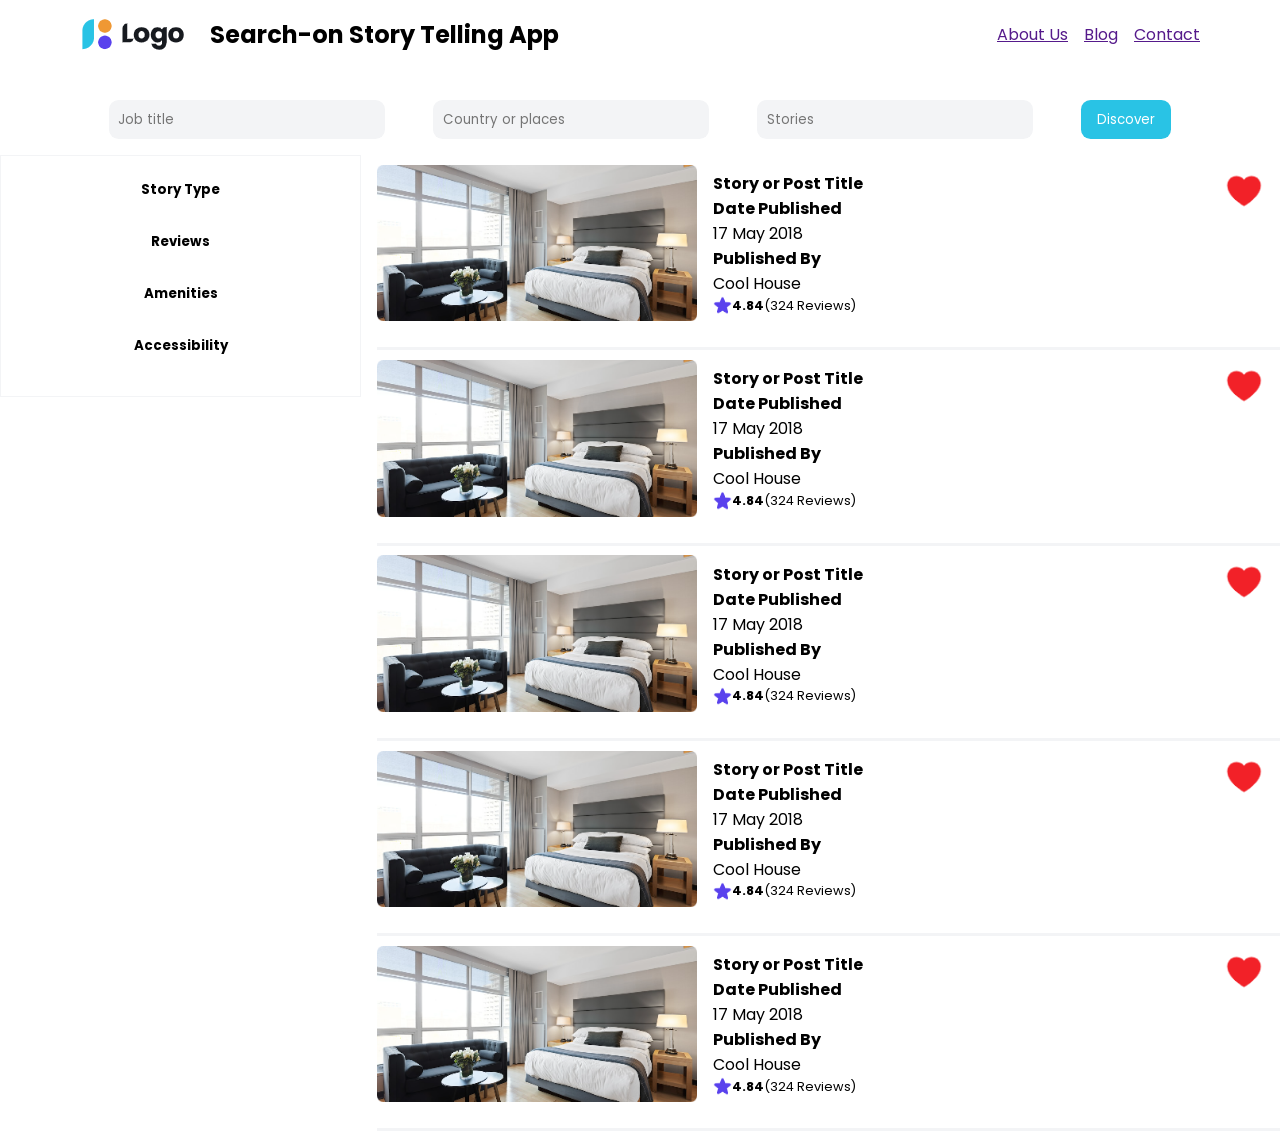
<file: search_results.html>
<!DOCTYPE html>
<html lang="en">
  <head>
    <meta charset="UTF-8" />
    <meta http-equiv="X-UA-Compatible" content="IE=edge" />
    <meta name="viewport" content="width=device-width, initial-scale=1.0" />
    <link rel="stylesheet" href="/css/search_results.css" />
    <title>Document</title>
  </head>
  <body>
    <header id="primary-header">
      <div id="nav-container">
        <nav>
          <a href="#">
            <img src="assets/logo_image.png" alt="" id="logo-image" />
          </a>
          <h1>Search-on Story Telling App</h1>
        </nav>
        <div id="sub-list-container">
          <ul>
            <li><a href="">About Us</a></li>
            <li><a href="">Blog</a></li>
            <li><a href="">Contact</a></li>
          </ul>
        </div>
      </div>
    </header>
    <div id="search-container">
      <input type="text" placeholder="Job title" />
      <input type="text" placeholder="Country or places" />
      <input type="text" placeholder="Stories" />
      <button>Discover</button>
    </div>
    <div id="main-page-content">
      <aside>
        <div id="search-filter-container">
          <button class="search-filter-item">Story Type</button
          ><button class="search-filter-item">Reviews</button
          ><button class="search-filter-item">Amenities</button
          ><button class="search-filter-item">Accessibility</button>
        </div>
      </aside>
      <main>
        <div id="search-results-container">
          <div class="search-result-item">
            <img src="/assets/heart.png" alt="heart" id="heart-image" />
            <img src="/assets/hotel.png" alt="hotel image" />
            <div id="item-description-container">
              <span> <b>Story or Post Title</b></span
              ><span><b>Date Published</b> </span><span>17 May 2018</span
              ><span><b>Published By</b></span
              ><span>Cool House</span>
              <div id="review-container">
                <img src="assets/star.png" alt="star" />
                <span><b>4.84</b> </span>
                <span>(324 Reviews)</span>
              </div>
            </div>
          </div>
          <div class="search-result-item">
            <img src="/assets/heart.png" alt="heart" id="heart-image" />
            <img src="/assets/hotel.png" alt="hotel image" />
            <div id="item-description-container">
              <span> <b>Story or Post Title</b></span
              ><span><b>Date Published</b> </span><span>17 May 2018</span
              ><span><b>Published By</b></span
              ><span>Cool House</span>
              <div id="review-container">
                <img src="assets/star.png" alt="star" />
                <span><b>4.84</b> </span>
                <span>(324 Reviews)</span>
              </div>
            </div>
          </div>
          <div class="search-result-item">
            <img src="/assets/heart.png" alt="heart" id="heart-image" />
            <img src="/assets/hotel.png" alt="hotel image" />
            <div id="item-description-container">
              <span> <b>Story or Post Title</b></span
              ><span><b>Date Published</b> </span><span>17 May 2018</span
              ><span><b>Published By</b></span
              ><span>Cool House</span>
              <div id="review-container">
                <img src="assets/star.png" alt="star" />
                <span><b>4.84</b> </span>
                <span>(324 Reviews)</span>
              </div>
            </div>
          </div>
          <div class="search-result-item">
            <img src="/assets/heart.png" alt="heart" id="heart-image" />
            <img src="/assets/hotel.png" alt="hotel image" />
            <div id="item-description-container">
              <span> <b>Story or Post Title</b></span
              ><span><b>Date Published</b> </span><span>17 May 2018</span
              ><span><b>Published By</b></span
              ><span>Cool House</span>
              <div id="review-container">
                <img src="assets/star.png" alt="star" />
                <span><b>4.84</b> </span>
                <span>(324 Reviews)</span>
              </div>
            </div>
          </div>
          <div class="search-result-item">
            <img src="/assets/heart.png" alt="heart" id="heart-image" />
            <img src="/assets/hotel.png" alt="hotel image" />
            <div id="item-description-container">
              <span> <b>Story or Post Title</b></span
              ><span><b>Date Published</b> </span><span>17 May 2018</span
              ><span><b>Published By</b></span
              ><span>Cool House</span>
              <div id="review-container">
                <img src="assets/star.png" alt="star" />
                <span><b>4.84</b> </span>
                <span>(324 Reviews)</span>
              </div>
            </div>
          </div>
        </div>
      </main>
    </div>
    <footer></footer>
  </body>
</html>
</file>
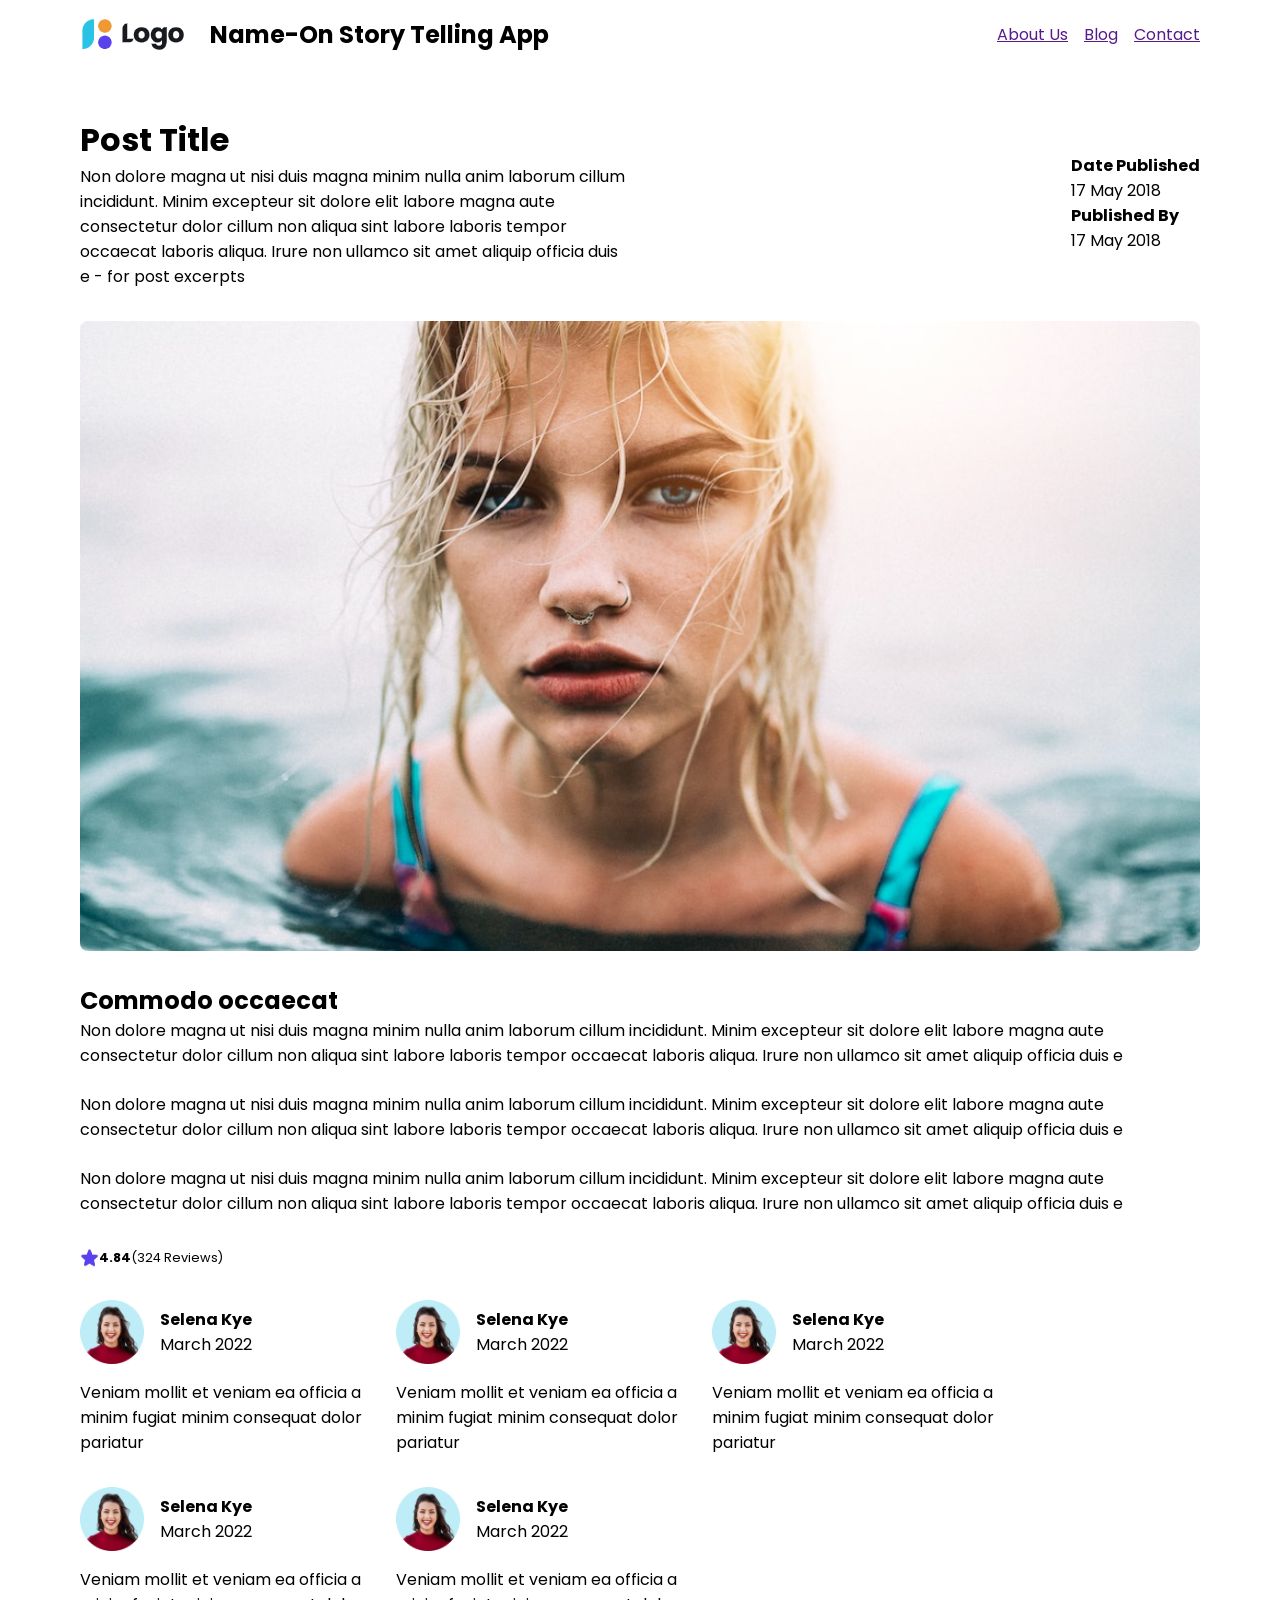
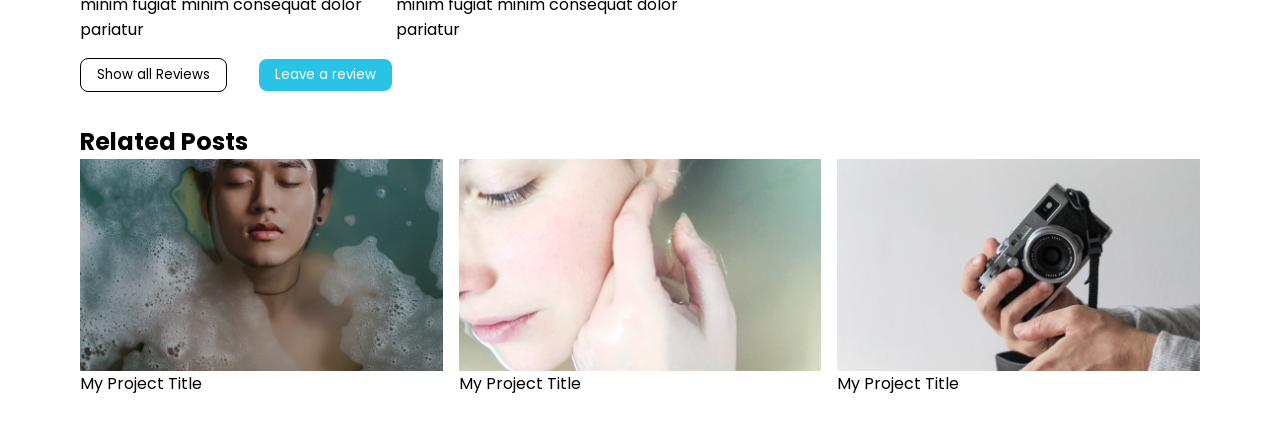
<file: single_post_page.html>
<!DOCTYPE html>
<html lang="en">
  <head>
    <meta charset="UTF-8" />
    <meta http-equiv="X-UA-Compatible" content="IE=edge" />
    <meta name="viewport" content="width=device-width, initial-scale=1.0" />
    <link rel="stylesheet" href="css/single_post_page.css" />
    <title>Document</title>
  </head>
  <body>
    <header id="primary-header">
      <div id="nav-container">
        <nav>
          <a href="#">
            <img src="assets/logo_image.png" alt="" id="logo-image" />
          </a>
          <h1>Name-On Story Telling App</h1>
        </nav>
        <div id="sub-list-container">
          <ul>
            <li><a href="">About Us</a></li>
            <li><a href="">Blog</a></li>
            <li><a href="">Contact</a></li>
          </ul>
        </div>
      </div>
    </header>
    <main>
      <div id="main-page-content">
        <div id="main-post-info-container">
          <div id="post-info-container">
            <h1>Post Title</h1>
            <p>
              Non dolore magna ut nisi duis magna minim nulla anim laborum
              cillum incididunt. Minim excepteur sit dolore elit labore magna
              aute consectetur dolor cillum non aliqua sint labore laboris
              tempor occaecat laboris aliqua. Irure non ullamco sit amet aliquip
              officia duis e - for post excerpts
            </p>
          </div>
          <div id="post-information-container">
            <span>
              <b>Date Published</b>
            </span>
            <span> 17 May 2018 </span>
            <span>
              <b>Published By</b>
            </span>
            <span> 17 May 2018 </span>
          </div>
        </div>
        <section aria-labelledby="post content">
          <img src="/assets/post-image.png" alt="" id="post-image" />
          <h2>Commodo occaecat</h2>
          <p class="text-block">
            Non dolore magna ut nisi duis magna minim nulla anim laborum cillum
            incididunt. Minim excepteur sit dolore elit labore magna aute
            consectetur dolor cillum non aliqua sint labore laboris tempor
            occaecat laboris aliqua. Irure non ullamco sit amet aliquip officia
            duis e
          </p>
          <p class="text-block">
            Non dolore magna ut nisi duis magna minim nulla anim laborum cillum
            incididunt. Minim excepteur sit dolore elit labore magna aute
            consectetur dolor cillum non aliqua sint labore laboris tempor
            occaecat laboris aliqua. Irure non ullamco sit amet aliquip officia
            duis e
          </p>
          <p class="text-block">
            Non dolore magna ut nisi duis magna minim nulla anim laborum cillum
            incididunt. Minim excepteur sit dolore elit labore magna aute
            consectetur dolor cillum non aliqua sint labore laboris tempor
            occaecat laboris aliqua. Irure non ullamco sit amet aliquip officia
            duis e
          </p>
        </section>

        <section aria-labelledby="reviews">
          <div id="review-rating-container">
            <img src="assets/star.png" alt="star" />
            <span><b>4.84</b> </span>
            <span>(324 Reviews)</span>
          </div>
          <div id="reviews-container">
            <div id="review-item">
              <div id="review-details-container">
                <img src="assets/Avatar.png" alt="" />
                <div id="review-details">
                  <p><b>Selena Kye</b></p>
                  <p>March 2022</p>
                </div>
              </div>
              <p>
                Veniam mollit et veniam ea officia a minim fugiat minim
                consequat dolor pariatur
              </p>
            </div>
            <div id="review-item">
              <div id="review-details-container">
                <img src="assets/Avatar.png" alt="" />
                <div id="review-details">
                  <p><b>Selena Kye</b></p>
                  <p>March 2022</p>
                </div>
              </div>
              <p>
                Veniam mollit et veniam ea officia a minim fugiat minim
                consequat dolor pariatur
              </p>
            </div>
            <div id="review-item">
              <div id="review-details-container">
                <img src="assets/Avatar.png" alt="" />
                <div id="review-details">
                  <p><b>Selena Kye</b></p>
                  <p>March 2022</p>
                </div>
              </div>
              <p>
                Veniam mollit et veniam ea officia a minim fugiat minim
                consequat dolor pariatur
              </p>
            </div>
            <div id="review-item">
              <div id="review-details-container">
                <img src="assets/Avatar.png" alt="" />
                <div id="review-details">
                  <p><b>Selena Kye</b></p>
                  <p>March 2022</p>
                </div>
              </div>
              <p>
                Veniam mollit et veniam ea officia a minim fugiat minim
                consequat dolor pariatur
              </p>
            </div>
            <div id="review-item">
              <div id="review-details-container">
                <img src="assets/Avatar.png" alt="" />
                <div id="review-details">
                  <p><b>Selena Kye</b></p>
                  <p>March 2022</p>
                </div>
              </div>
              <p>
                Veniam mollit et veniam ea officia a minim fugiat minim
                consequat dolor pariatur
              </p>
            </div>
          </div>

          <button id="show-reviews">Show all Reviews</button
          ><button id="leave-reviews">Leave a review</button>
        </section>
        <section>
          <h2>Related Posts</h2>
          <div id="posts-container">
            <div>
              <img src="/assets/post-image1.png" alt="" />
              <p>My Project Title</p>
            </div>
            <div>
              <img src="/assets/post-image2.png" alt="" />
              <p>My Project Title</p>
            </div>
            <div>
              <img src="/assets/post-image3.jpg" alt="" />
              <p>My Project Title</p>
            </div>
          </div>
        </section>
      </div>
    </main>
  </body>
</html>
</file>
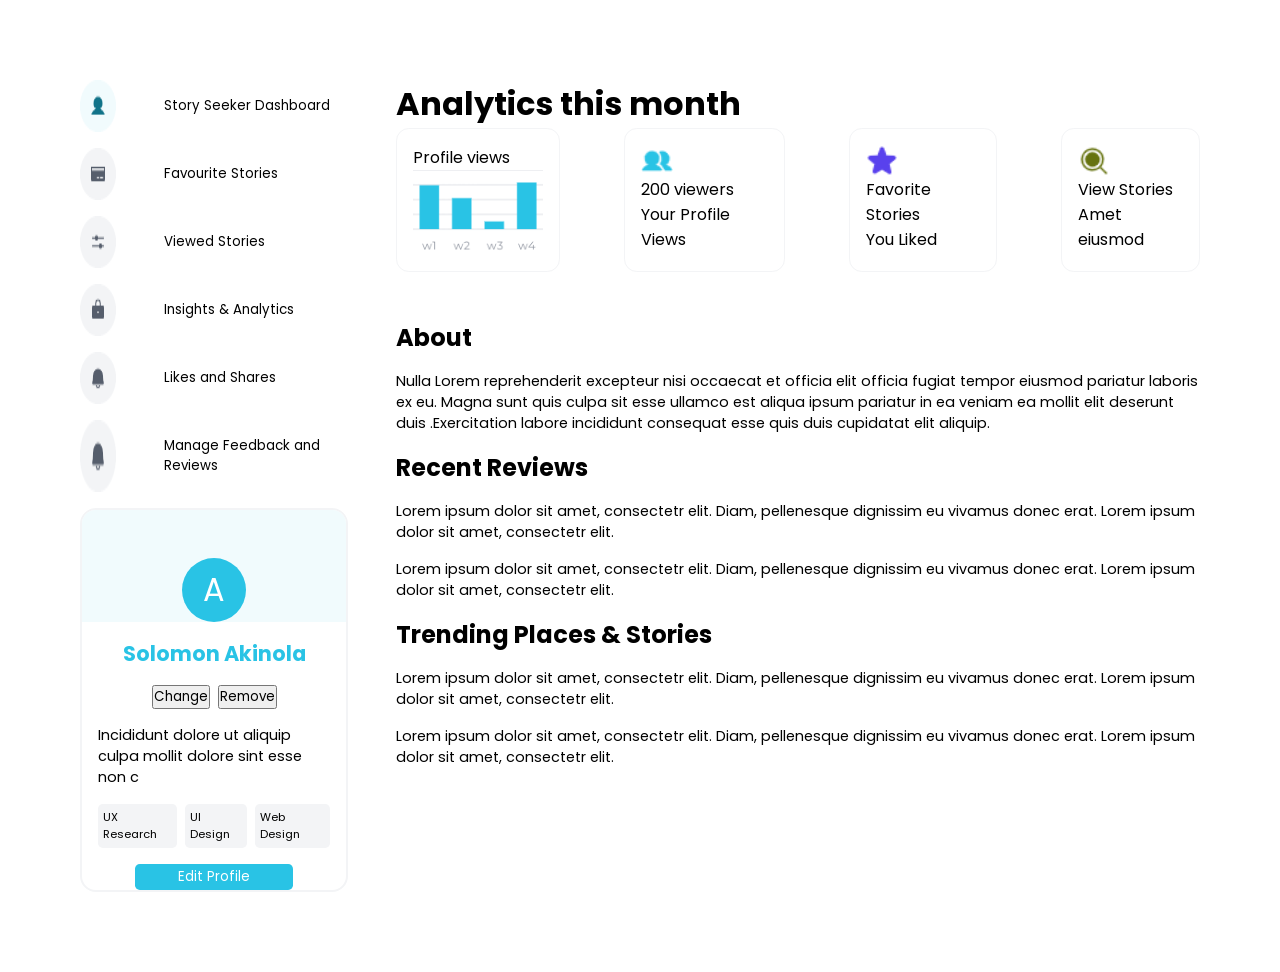
<file: story_seeker_dash.html>
<!DOCTYPE html>
<html lang="en">
  <head>
    <meta charset="UTF-8" />
    <meta http-equiv="X-UA-Compatible" content="IE=edge" />
    <meta name="viewport" content="width=device-width, initial-scale=1.0" />
    <link rel="stylesheet" href="css/story_seeker_dash.css" />
    <title>Document</title>
  </head>
  <body>
    <div id="page-content-container">
      <aside>
        <div class="menu-item">
          <img src="/assets/Icons/avatar_icon.png" alt="" /><button>
            Story Seeker Dashboard
          </button>
        </div>
        <div class="menu-item">
          <img src="/assets/Icons/card_icon.png" alt="" /><button>
            Favourite Stories
          </button>
        </div>
        <div class="menu-item">
          <img src="/assets/Icons/slider_icon.png" alt="" /><button>
            Viewed Stories
          </button>
        </div>
        <div class="menu-item">
          <img src="/assets/Icons/bag_icon.png" alt="" /><button>
            Insights & Analytics
          </button>
        </div>
        <div class="menu-item">
          <img src="/assets/Icons/bell_icon.png" alt="" /><button>
            Likes and Shares
          </button>
        </div>
        <div class="menu-item">
          <img src="/assets/Icons/bell_icon.png" alt="" /><button>
            Manage Feedback and Reviews
          </button>
        </div>
        <div id="user-info-container">
          <div id="background-color">
            <span>A</span>
          </div>
          <section id="main-user-info-container">
            <span>Solomon Akinola</span>
            <div id="buttons-container">
              <button>Change</button><button>Remove</button>
            </div>
            <p>
              Incididunt dolore ut aliquip culpa mollit dolore sint esse non c
            </p>
            <div id="user-skills-container">
              <div class="user-skill">UX Research</div>
              <div class="user-skill">UI Design</div>
              <div class="user-skill">Web Design</div>
            </div>
          </section>
          <section></section>
          <button id="edit-profile-button">Edit Profile</button>
        </div>
      </aside>
      <main>
        <div id="main-page-content">
          <h1>Analytics this month</h1>
          <div id="analytics-data-container">
            <div class="analytics-item">
              <span>Profile views</span
              ><img src="assets/bar_graph.png" alt="" />
            </div>
            <div class="analytics-item">
              <img src="assets/people.png" alt="" />
              <p>200 viewers</p>
              <span>Your Profile Views</span>
            </div>
            <div class="analytics-item">
              <img src="assets/star.png" alt="" />
              <p>Favorite Stories</p>
              <span>You Liked</span>
            </div>
            <div class="analytics-item">
              <img src="assets/magnifying_glass.png" alt="" />
              <p>View Stories</p>
              <span>Amet eiusmod</span>
            </div>
          </div>
          <section aria-labelledby="About">
            <h2>About</h2>
            <p class="text-block">
              Nulla Lorem reprehenderit excepteur nisi occaecat et officia elit
              officia fugiat tempor eiusmod pariatur laboris ex eu. Magna sunt
              quis culpa sit esse ullamco est aliqua ipsum pariatur in ea veniam
              ea mollit elit deserunt duis .Exercitation labore incididunt
              consequat esse quis duis cupidatat elit aliquip.
            </p>
          </section>
          <section aria-labelledby="Recent Reviews">
            <h2>Recent Reviews</h2>
            <p class="text-block">
              Lorem ipsum dolor sit amet, consectetr elit. Diam, pellenesque
              dignissim eu vivamus donec erat. Lorem ipsum dolor sit amet,
              consectetr elit.
            </p>
            <p class="text-block">
              Lorem ipsum dolor sit amet, consectetr elit. Diam, pellenesque
              dignissim eu vivamus donec erat. Lorem ipsum dolor sit amet,
              consectetr elit.
            </p>
          </section>
          <section aria-labelledby="Trending Places">
            <h2>Trending Places & Stories</h2>
            <p class="text-block">
              Lorem ipsum dolor sit amet, consectetr elit. Diam, pellenesque
              dignissim eu vivamus donec erat. Lorem ipsum dolor sit amet,
              consectetr elit.
            </p>
            <p class="text-block">
              Lorem ipsum dolor sit amet, consectetr elit. Diam, pellenesque
              dignissim eu vivamus donec erat. Lorem ipsum dolor sit amet,
              consectetr elit.
            </p>
          </section>
        </div>
      </main>
    </div>
  </body>
</html>
</file>
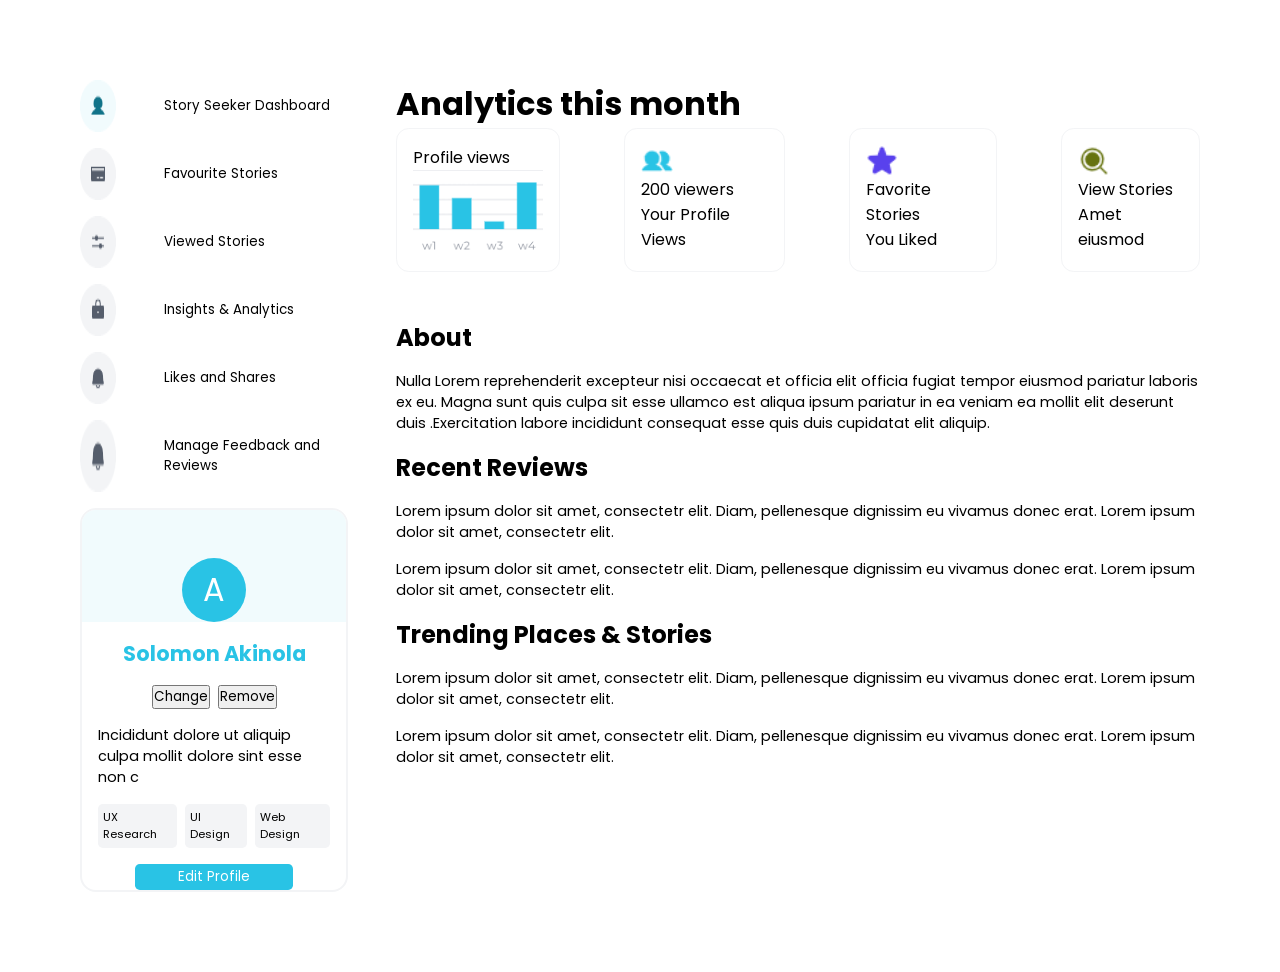
<file: story_teller_dash.html>
<!DOCTYPE html>
<html lang="en">
  <head>
    <meta charset="UTF-8" />
    <meta http-equiv="X-UA-Compatible" content="IE=edge" />
    <meta name="viewport" content="width=device-width, initial-scale=1.0" />
    <link rel="stylesheet" href="css/story_teller_dash.css" />
    <title>Document</title>
  </head>
  <body>
    <div id="page-content-container">
      <aside>
        <div class="menu-item">
          <img src="/assets/Icons/avatar_icon.png" alt="" /><button>
            Story Seeker Dashboard
          </button>
        </div>
        <div class="menu-item">
          <img src="/assets/Icons/card_icon.png" alt="" /><button>
            Favourite Stories
          </button>
        </div>
        <div class="menu-item">
          <img src="/assets/Icons/slider_icon.png" alt="" /><button>
            Viewed Stories
          </button>
        </div>
        <div class="menu-item">
          <img src="/assets/Icons/bag_icon.png" alt="" /><button>
            Insights & Analytics
          </button>
        </div>
        <div class="menu-item">
          <img src="/assets/Icons/bell_icon.png" alt="" /><button>
            Likes and Shares
          </button>
        </div>
        <div class="menu-item">
          <img src="/assets/Icons/bell_icon.png" alt="" /><button>
            Manage Feedback and Reviews
          </button>
        </div>
        <div id="user-info-container">
          <div id="background-color">
            <span>A</span>
          </div>
          <section id="main-user-info-container">
            <span>Solomon Akinola</span>
            <div id="buttons-container">
              <button>Change</button><button>Remove</button>
            </div>
            <p>
              Incididunt dolore ut aliquip culpa mollit dolore sint esse non c
            </p>
            <div id="user-skills-container">
              <div class="user-skill">UX Research</div>
              <div class="user-skill">UI Design</div>
              <div class="user-skill">Web Design</div>
            </div>
          </section>
          <section></section>
          <button id="edit-profile-button">Edit Profile</button>
        </div>
      </aside>
      <main>
        <div id="main-page-content">
          <h1>Analytics this month</h1>
          <div id="analytics-data-container">
            <div class="analytics-item">
              <span>Profile views</span
              ><img src="assets/bar_graph.png" alt="" />
            </div>
            <div class="analytics-item">
              <img src="assets/people.png" alt="" />
              <p>200 viewers</p>
              <span>Your Profile Views</span>
            </div>
            <div class="analytics-item">
              <img src="assets/star.png" alt="" />
              <p>Favorite Stories</p>
              <span>You Liked</span>
            </div>
            <div class="analytics-item">
              <img src="assets/magnifying_glass.png" alt="" />
              <p>View Stories</p>
              <span>Amet eiusmod</span>
            </div>
          </div>
          <section aria-labelledby="About">
            <h2>About</h2>
            <p class="text-block">
              Nulla Lorem reprehenderit excepteur nisi occaecat et officia elit
              officia fugiat tempor eiusmod pariatur laboris ex eu. Magna sunt
              quis culpa sit esse ullamco est aliqua ipsum pariatur in ea veniam
              ea mollit elit deserunt duis .Exercitation labore incididunt
              consequat esse quis duis cupidatat elit aliquip.
            </p>
          </section>
          <section aria-labelledby="Recent Reviews">
            <h2>Recent Reviews</h2>
            <p class="text-block">
              Lorem ipsum dolor sit amet, consectetr elit. Diam, pellenesque
              dignissim eu vivamus donec erat. Lorem ipsum dolor sit amet,
              consectetr elit.
            </p>
            <p class="text-block">
              Lorem ipsum dolor sit amet, consectetr elit. Diam, pellenesque
              dignissim eu vivamus donec erat. Lorem ipsum dolor sit amet,
              consectetr elit.
            </p>
          </section>
          <section aria-labelledby="Trending Places">
            <h2>Trending Places & Stories</h2>
            <p class="text-block">
              Lorem ipsum dolor sit amet, consectetr elit. Diam, pellenesque
              dignissim eu vivamus donec erat. Lorem ipsum dolor sit amet,
              consectetr elit.
            </p>
            <p class="text-block">
              Lorem ipsum dolor sit amet, consectetr elit. Diam, pellenesque
              dignissim eu vivamus donec erat. Lorem ipsum dolor sit amet,
              consectetr elit.
            </p>
          </section>
        </div>
      </main>
    </div>
  </body>
</html>
</file>
<file: css/home.css>
@import url("https://fonts.googleapis.com/css2?family=Poppins&display=swap");

* {
    margin: 0;
    padding: 0;
    box-sizing: border-box;
    font-family: "Poppins", sans-serif;
}

img,
picture,
video * {
    width: 100%;
    display: block;
}

html,
body {
    height: 100%;
}


header {
    padding: 1rem;
    border-bottom: 1px solid grey;
}





#nav-container {
    display: flex;
    justify-content: space-between;
    align-items: center;
}

#nav-container>nav {
    display: flex;
    align-items: center;
}

#nav-container>nav>a {
    margin-right: 1.5rem;
}

#nav-container>nav>ul {
    display: flex;
    list-style-type: none;

}

#nav-container>nav>ul>li {
    margin-right: 1rem;
    font-size: 1rem;
}

#sub-list-container > ul{
    list-style-type: none;
    display: flex;
    gap: 1rem
}

header > #search-container{
    position: absolute;
    top: 6rem;
    position: absolute;
        left: 50%;
        transform: translate(-50%, 0);
        width: 60%;
        border-radius: 2.5rem;
        display: flex;
        justify-content: space-between;
        padding: 1rem;
        align-items: center;
box-shadow: 1px 1px 8px #888888;
background-color: white;
}

#search-container> button{
    border-radius: 50%;
    border: none;
}

#main-content{
    padding: 3rem 7rem;
}
section{
    margin-bottom: 4rem;
}

#places-container{
    margin-top: 4rem;
}
#places-container>h1{
    margin: 1rem 0;
}

#places-content{
    display: flex;
    flex-wrap: wrap;
    gap: 1rem;
    justify-content: space-between;
}

#sign-up-container > h1{
margin: 2rem 0
}

#sign-up-cards-container{
    display: flex;
  
}

#sign-up-cards{
    display: flex;
    gap: 3rem;
    height: 30rem;
    color: white;
}




#card-content-container-1{
    
    background-image: url('/assets/stock_image1.png');
    padding: 1rem;
}
#card-content-container-2{
    background-image: url('/assets/stock_image2.png');
    padding: 1rem;  
}

#card-content-container-1 >button, #card-content-container-2>button{
background-color: blue;
color:white;
border: none;
padding: 0.8rem 2rem;
border-radius: 0.5rem
}
#card-content-container-1 >span, #card-content-container-2>span{
font-size: 2rem;
display: block;
}





footer {
    padding: 1rem;
    background-color: #F8F9FA;
}

#footer-content-container {
    display: flex;
    justify-content: space-between;
}

#legal-content-container {
    display: flex;
    font-size: 0.8rem;
    gap: 1rem;
}

#socials-container {
    display: flex;
    gap: 1.2rem;
}
</file>
<file: css/admin_login.css>
@import url("https://fonts.googleapis.com/css2?family=Poppins&display=swap");

* {
    margin: 0;
    padding: 0;
    box-sizing: border-box;
    font-family: "Poppins", sans-serif;
}

img,
picture,
video * {
    width: 100%;
    display: block;
}

html,
body {
    height: 100%;
}

main {
    height: inherit
}

#sign-up-wrapper {
    display: flex;
    height: inherit;

}

#form-container,
#form-image-container {
    flex: 1;
}

#form-image-container>img {
    object-fit: cover;
    height: 100%;
}

#form-container {

    padding: 1rem
}

header {
    display: flex;
    justify-content: space-between;
    margin-bottom: 3rem;
    align-items: center;
}

header>span {
    font-size: 0.8rem;
}

header #logo-image {
    width: 6rem;

}
.headerleft{
    float: left;
    visibility: hidden;
    }
    .headerright{
      float: right;
      }

@media only screen and (max-width: 970px) {
    #form-image-container {
        display: none;
    }
}

form {
    font-size: 0.8rem;
}

#form-content {
    display: flex;
    flex-direction: column;
    align-items: center;
}

#form-content>form {
    width: 75%;
}

#form-content>form>button {

    all: unset;
    width: 100%;
    background-color: #EC7735FF;
    border-radius: 0.4rem;
    color: white;
    text-align: center;
    padding: 0.7rem 0;
}

#form-content>h1 {
    margin-bottom: 1rem;
    font-size: 1.5rem;
}

#form-settings-container {
    display: flex;
    justify-content: space-between;
    align-items: center;
    margin-bottom: 1.5rem;
    margin-top: 1.5rem;
}

.form-input {
    display: block;
    width: 100%;
    border: none;
    padding: 1rem;
    margin-bottom: 1rem;
    background-color: #F3F4F6;
}


#social-container {
    margin-bottom: 2rem;
}

#social-container>p {
    text-align: center;
    margin-bottom: 1rem;
}

#social-container>ul {
    display: flex;
    list-style-type: none;
    justify-content: space-around;
}
</file>
<file: css/complete_sign_up.css>
@import url("https://fonts.googleapis.com/css2?family=Poppins&display=swap");

* {
    margin: 0;
    padding: 0;
    box-sizing: border-box;
    font-family: "Poppins", sans-serif;
}

img,
picture,
video * {
    width: 100%;
    display: block;
}

html,
body {
    height: 100%;
}


header{
    padding: 1rem;
    border-bottom: 1px solid grey;
}





#nav-container{
    display: flex;
    justify-content: space-between;
    align-items: center;
}

#nav-container > nav{
    display: flex;
    align-items: center;
}
#nav-container > nav > a{
    margin-right: 1.5rem;
}

#nav-container > nav> ul{
    display: flex;
    list-style-type: none;
    
}
#nav-container > nav >ul>li{
    margin-right: 1rem;font-size: 1rem;
}


main{
  
    display: flex;
    justify-content: center;
}

#content-container{
    align-items: center;
    width:60%;
   
}

#main-image-container{
    display: flex;
    justify-content: center;
    flex-direction: column;
    align-items: center;
}

#main-image-container > h1{
    text-align: center;
    font-size: 2rem;
}

#main-image-container>img{
    width: 15rem;
   
}

#card-container{
    margin-top: 2rem;
    padding: 1rem;
    border: 1px solid grey;
border-radius: 0.3rem;
}

footer{
    padding: 1rem;
    background-color: #F8F9FA;
}

#footer-content-container{
    display: flex;
    justify-content: space-between;
}

#legal-content-container  {
display: flex;
font-size: 0.8rem;
gap: 1rem;
}

#socials-container{
    display: flex;
    gap: 1.2rem;
}
</file>
<file: css/create_story.css>
@import url("https://fonts.googleapis.com/css2?family=Poppins&display=swap");

* {
    margin: 0;
    padding: 0;
    box-sizing: border-box;
    font-family: "Poppins", sans-serif;
}

img,
picture,
video * {
    width: 100%;
    display: block;
}

html,
body {
    height: 100%;
}


header {
    padding: 1rem 5rem;
    border-bottom: 1px solid grey;
}





#nav-container {
    display: flex;
    justify-content: space-between;
    align-items: center;
}

#nav-container>nav {
    display: flex;
    align-items: center;
}

#nav-container>nav>a {
    margin-right: 1.5rem;
}

#nav-container>nav>ul {
    display: flex;
    list-style-type: none;

}

#nav-container>nav>ul>li {
    margin-right: 1rem;
    font-size: 1rem;
}

#sub-list-container>ul {
    list-style-type: none;
    display: flex;
    gap: 1rem
}

.nav-items {
    width: 1.5rem
}

#page-container {
    display: grid;
    grid-template-columns: 1fr 3fr 1fr;
    gap: 1rem;
    padding: 2rem;
}

aside {
    display: flex;
    flex-direction: column;
    padding: 1rem;
    gap: 1rem;
}

.menu-item {
    display: flex;
    justify-content: space-between;
    gap: 2rem;
}

.menu-item>img {
    flex: 1;
}

.menu-item>button {
    flex: 5;
    border-radius: 0.4rem;
    border: none;
    background-color: white;
    text-align: left;
    padding: 1rem;
}

.menu-item>button:hover {
    background-color: #D8F4FA;
    color: #368B9E;
    font-weight: 600;



}

main {
    padding: 1rem;
}

#side-menu {
    border: 1px solid grey;
    border-radius: 0.6rem;
}

#publish-options {
    border: 2px solid #F3F4F6;
    border-radius: 0.8rem;
    padding: 1rem;
    display: flex;
    flex-direction: column;
}

#draft {
    background-color: #FEF6F1;
    padding: 0.2rem 1rem;
    color: #EC7735;
    font-size: 0.7em;
    border-radius: 1rem;
}

#publish-options>button {
    border: none;
    margin-bottom: 1rem;
    padding: 0.5rem 1.2rem;
    border-radius: 0.5rem;
}


#edit-post-container {
    display: flex;
    flex-direction: column;
}

#edit-post-container>input,
textarea {
    border: none;
    background-color: #F3F4F6;
    padding: 1rem 0.5rem;
}

#edit-post-container>textarea {
    height: 20rem;
}


.publish-item {
    display: flex;
    justify-content: space-between;
    margin-bottom: 1rem;
}



#save-button {
    background-color: #29C3E5;
    color: white;
}

#revert-button {
    color: #117389;
    background-color: #F1FBFD;
}

#delete-button {
    background-color: #F3F4F6;
    color: #565E6C;

}
</file>
<file: css/edit_profile.css>
@import url("https://fonts.googleapis.com/css2?family=Poppins&display=swap");

* {
    margin: 0;
    padding: 0;
    box-sizing: border-box;
    font-family: "Poppins", sans-serif;
}

img,
picture,
video * {
    width: 100%;
    display: block;
}

html,
body {
    height: 100%;
}


header {
    padding: 1rem 5rem;
    border-bottom: 1px solid grey;
    margin-bottom: 2rem;
}





#nav-container {
    display: flex;
    justify-content: space-between;
    align-items: center;
}

#nav-container>nav {
    display: flex;
    align-items: center;
}

#nav-container>nav>a {
    margin-right: 1.5rem;
}

#nav-container>nav>ul {
    display: flex;
    list-style-type: none;

}

#nav-container>nav>ul>li {
    margin-right: 1rem;
    font-size: 1rem;
}

#sub-list-container>ul {
    list-style-type: none;
    display: flex;
    gap: 1rem
}

.nav-items {
    width: 1.5rem
}

#page-content-container{
    display: grid;
    grid-template-columns: 1fr 3fr;
    padding: 5rem;
    gap: 3rem;


}

aside{
    display: flex;
    flex-direction: column;
   
    gap: 1rem;
}

.menu-item{
    display: flex;
    justify-content: space-between;
    gap: 2rem;
}

.menu-item >img{
    flex: 1;
}

.menu-item >button{
    flex: 5;
    border-radius: 0.4rem;
   border: none;
   background-color: white;
   text-align: left;
   padding: 1rem;
}
.menu-item >button:hover{
    background-color: #D8F4FA;
    color: #368B9E;
    font-weight: 600;
    
    
   
}

#user-info-container{
    display: flex;
    justify-content: space-between;
}

#user-image-container{
    display: flex;
    gap: 3rem;
    align-items: center;
}

#user-image-container>img{
    width: 5rem
}



#edit-info-container>input,select{
    width: 100%;
}
#edit-info-container>label{
    font-weight: bold;
}


#cancel-button{
    background-color: white;
    border: 1px solid grey;
    padding: 0.5rem 1.2rem;
    border-radius: 0.6rem;

}
#save-button{
    background-color: #29C3E5;
    padding: 0.5rem 1.2rem;
    color: white;
        border-radius: .6rem;
        border: none;
}



footer {
    padding: 1rem;
    background-color: #F8F9FA;
}

#footer-content-container {
    display: flex;
    justify-content: space-between;
}

#legal-content-container {
    display: flex;
    font-size: 0.8rem;
    gap: 1rem;
}

#socials-container {
    display: flex;
    gap: 1.2rem;
}
</file>
<file: css/edit_story.css>
@import url("https://fonts.googleapis.com/css2?family=Poppins&display=swap");

* {
    margin: 0;
    padding: 0;
    box-sizing: border-box;
    font-family: "Poppins", sans-serif;
}

img,
picture,
video * {
    width: 100%;
    display: block;
}

html,
body {
    height: 100%;
}


header {
    padding: 1rem 5rem;
   border-bottom: 1px solid grey;
}





#nav-container {
    display: flex;
    justify-content: space-between;
    align-items: center;
}

#nav-container>nav {
    display: flex;
    align-items: center;
}

#nav-container>nav>a {
    margin-right: 1.5rem;
}

#nav-container>nav>ul {
    display: flex;
    list-style-type: none;

}

#nav-container>nav>ul>li {
    margin-right: 1rem;
    font-size: 1rem;
}

#sub-list-container>ul {
    list-style-type: none;
    display: flex;
    gap: 1rem
}
.nav-items {
width: 1.5rem
}

#page-container{
    display: grid;
    grid-template-columns: 1fr 3fr 1fr;
    gap: 1rem;
    padding: 2rem;
}

aside {
    display: flex;
    flex-direction: column;
    padding: 1rem;
    gap: 1rem;
}

.menu-item {
    display: flex;
    justify-content: space-between;
    gap: 2rem;
}

.menu-item>img {
    flex: 1;
}

.menu-item>button {
    flex: 5;
    border-radius: 0.4rem;
    border: none;
    background-color: white;
    text-align: left;
    padding: 1rem;
}

.menu-item>button:hover {
    background-color: #D8F4FA;
    color: #368B9E;
    font-weight: 600;



}

main{
padding: 1rem;
}

#side-menu{
    border: 1px solid grey;
    border-radius: 0.6rem;
}

#publish-options{
border: 2px solid #F3F4F6;
border-radius: 0.8rem;
padding: 1rem;
display: flex;
flex-direction: column  ;
}

#draft{
background-color: #FEF6F1;
padding: 0.2rem 1rem;
color: #EC7735;
font-size: 0.7em;
border-radius: 1rem;
}

#publish-options>button{
    border: none;
    margin-bottom: 1rem;
    padding: 0.5rem 1.2rem;
    border-radius: 0.5rem;
}


#edit-post-container{
    display: flex;
    flex-direction: column;
}

#edit-post-container> input,textarea{
    border:none;
    background-color: #F3F4F6;
    padding: 1rem 0.5rem;
}
#edit-post-container> textarea{
    height: 20rem;
}


.publish-item{
    display: flex;
    justify-content: space-between;
    margin-bottom: 1rem;
}



#save-button{
    background-color: #29C3E5;
color: white;
}

#revert-button{
    color: #117389;
background-color: #F1FBFD;
}
#delete-button{
    background-color: #F3F4F6;
    color: #565E6C;

}
</file>
<file: css/forgot_password.css>
@import url("https://fonts.googleapis.com/css2?family=Poppins&display=swap");

* {
    margin: 0;
    padding: 0;
    box-sizing: border-box;
    font-family: "Poppins", sans-serif;
}

img,
picture,
video * {
    width: 100%;
    display: block;
}

html,
body {
    height: 100%;
}

main {
    height: inherit
}

#sign-up-wrapper {
    display: flex;
    height: inherit;

}

#form-container,
#form-image-container {
    flex: 1;
}

#form-image-container>img {
    object-fit: cover;
    height: 100%;
}

#form-container {

    padding: 1rem
}

header {
    display: flex;
    justify-content: space-between;
    margin-bottom: 3rem;
    align-items: center;

}

header>span {
    font-size: 0.8rem;
}

header #logo-image {
    width: 6rem;

}

.headerleft {
    float: left;
    visibility: hidden;
}

.headerright {
    float: right;
}

@media only screen and (max-width: 970px) {
    #form-image-container {
        display: none;
    }
}

form {
    font-size: 0.8rem;
}

#form-content {
    display: flex;
    flex-direction: column;
    align-items: center;
}

#form-content>form {
    width: 75%;
}

#form-content>form>button {

    all: unset;
    width: 100%;
    background-color: #29C3E5;
    border-radius: 0.4rem;
    color: white;
    text-align: center;
    padding: 0.7rem 0;
}

#form-content>h1 {
    margin-bottom: 1rem;
    font-size: 1.5rem;
}

#form-settings-container {
    display: flex;
    justify-content: space-between;
    align-items: center;
    margin-bottom: 1.5rem;
    margin-top: 1.5rem;
}

.form-input {
    display: block;
    width: 100%;
    border: none;
    padding: 1rem;
    margin-bottom: 1rem;
    background-color: #F3F4F6;
}


#social-container {
    margin-bottom: 2rem;
}

#social-container>p {
    text-align: center;
    margin-bottom: 1rem;
}

#social-container>ul {
    display: flex;
    list-style-type: none;
    justify-content: space-around;
}
</file>
<file: css/profile_success_page.css>
@import url("https://fonts.googleapis.com/css2?family=Poppins&display=swap");

* {
    margin: 0;
    padding: 0;
    box-sizing: border-box;
    font-family: "Poppins", sans-serif;
}

img,
picture,
video * {
    width: 100%;
    display: block;
}

html,
body {
    height: 100%;
}


header{
    padding: 1rem;
    border-bottom: 1px solid grey;
}





#nav-container{
    display: flex;
    justify-content: space-between;
    align-items: center;
}

#nav-container > nav{
    display: flex;
    align-items: center;
}
#nav-container > nav > a{
    margin-right: 1.5rem;
}

#nav-container > nav> ul{
    display: flex;
    list-style-type: none;
    
}
#nav-container > nav >ul>li{
    margin-right: 1rem;font-size: 1rem;
}


main{
  
    display: flex;
    justify-content: center;
}

#content-container{
    align-items: center;
    width:60%;
   
}

#main-image-container{
    display: flex;
    justify-content: center;
    flex-direction: column;
    align-items: center;
}

#main-image-container > h1{
    text-align: center;
    font-size: 2rem;
}

#main-image-container>img{
    width: 15rem;
   
}

#card-container{
    margin-top: 2rem;
    padding: 1rem;
    border: 1px solid grey;
border-radius: 0.3rem;
}

footer{
    padding: 1rem;
    background-color: #F8F9FA;
}

#footer-content-container{
    display: flex;
    justify-content: space-between;
}

#legal-content-container  {
display: flex;
font-size: 0.8rem;
gap: 1rem;
}

#socials-container{
    display: flex;
    gap: 1.2rem;
}
</file>
<file: css/search_results.css>
@import url("https://fonts.googleapis.com/css2?family=Poppins&display=swap");

* {
    margin: 0;
    padding: 0;
    box-sizing: border-box;
    font-family: "Poppins", sans-serif;
}

img,
picture,
video * {
    width: 100%;
    display: block;
}

html,
body {
    height: 100%;
}


header {
    padding: 1rem 5rem;
    margin-bottom: 2rem;
}





#nav-container {
    display: flex;
    justify-content: space-between;
    align-items: center;
}

#nav-container>nav {
    display: flex;
    align-items: center;
}

#nav-container>nav>a {
    margin-right: 1.5rem;
}

#nav-container>nav>ul {
    display: flex;
    list-style-type: none;

}

#nav-container>nav>ul>li {
    margin-right: 1rem;
    font-size: 1rem;
}

#sub-list-container>ul {
    list-style-type: none;
    display: flex;
    gap: 1rem
}

.nav-items {
    width: 1.5rem
}


#search-container{
    display: flex;
    justify-content: center;
    gap:3rem;
    margin-bottom: 1rem;
}

#search-container>input{
    border: none;
    padding: 0.6rem;
    background-color: #F3F4F6;
    border-radius: 0.6rem;
}

#search-container>button{
    background-color: #29C3E5;
    border: none;
    padding: 0 1rem;
    border-radius: 0.6rem;
    color: white;
}

#main-page-content  {
display: grid;
grid-template-columns: 1.2fr 3fr;
gap: 1rem;

}

#search-filter-container{
    display: flex;
    flex-direction: column;
    padding: 1rem   ;
    border: 1px solid #F3F4F6;
    

}

.search-filter-item{
    border: none;
    margin-bottom: 1rem;
    padding: 0.5rem 0;
    font-weight: 700;
    background: transparent;
}
.search-filter-item:hover{
    background: #F3F4F6;
}

.search-result-item{
    display: flex;
    align-items: center;
    padding-bottom: 1rem;
    border-bottom: 3px solid #F3F4F6 ;
    position: relative;
}
.search-result-item>img{
    width: 20rem;
}

#search-results-container{
    display: flex;
    flex-direction: column;
}

#item-description-container{
    display: flex;
    flex-direction: column;
    padding: 1rem;
}


#review-container{
    display: flex;
    font-size: 0.8rem;
    align-items: center;
    
}
#review-container>img{
    width: 1.2rem;

}

#heart-image{
    position: absolute;
    width: 2.5rem;
    right: 1rem;
    top: 1rem   
}
</file>
<file: css/single_post_page.css>
@import url("https://fonts.googleapis.com/css2?family=Poppins&display=swap");

* {
    margin: 0;
    padding: 0;
    box-sizing: border-box;
    font-family: "Poppins", sans-serif;
}

img,
picture,
video * {
    width: 100%;
    display: block;
}

html,
body {
    height: 100%;
}


header {
    padding: 1rem 5rem;
    margin-bottom: 2rem;
}





#nav-container {
    display: flex;
    justify-content: space-between;
    align-items: center;
}

#nav-container>nav {
    display: flex;
    align-items: center;
}

#nav-container>nav>a {
    margin-right: 1.5rem;
}

#nav-container>nav>ul {
    display: flex;
    list-style-type: none;

}

#nav-container>nav>ul>li {
    margin-right: 1rem;
    font-size: 1rem;
}

#sub-list-container>ul {
    list-style-type: none;
    display: flex;
    gap: 1rem
}

.nav-items {
    width: 1.5rem
}

main{
    padding: 1rem 5rem;
}

section{
    margin-bottom: 2rem;
}

#main-post-info-container{
    display: flex;
    align-items: center ;
    justify-content: space-between;
    margin-bottom: 2rem;
}

#post-info-container{
    width: 55ch;
}

#post-information-container{
    display: flex;
    flex-direction: column;
}

.text-block{
    margin-bottom: 1.5rem;
}

#post-image{
    margin-bottom: 2rem;
}

#posts-container{
    display: flex;
    gap: 1rem;
}

#review-rating-container {
    display: flex;
    font-size: 0.8rem;
    align-items: center;
    margin-bottom: 2rem;

}

#review-rating-container>img {
    width: 1.2rem;

}

#reviews-container{
    display: flex;
    flex-wrap: wrap;
    align-items: center;
   gap: 1rem;
   
}



#review-details-container{
    display: flex;
    align-items: center;
    gap: 1rem;
    margin-bottom: 1rem
    
}

#review-item{
    width: 30ch;
    margin-bottom: 1rem;
}


#review-details-container>img{
    width: 4rem;
}

#show-reviews{
background-color:white;
border: 1px solid black;
border-radius: 0.5rem;
padding: 0.4rem 1rem;
margin-right: 2rem;
}

#leave-reviews{
background-color:   #29C3E5;
    border-radius: 0.5rem;
    border: none;
    color: white;
    padding: 0.4rem 1rem;
}
</file>
<file: css/story_seeker_dash.css>
@import url("https://fonts.googleapis.com/css2?family=Poppins&display=swap");

* {
    margin: 0;
    padding: 0;
    box-sizing: border-box;
    font-family: "Poppins", sans-serif;
}

img,
picture,
video * {
    width: 100%;
    display: block;
}

html,
body {
    height: 100%;
}

#page-content-container {
    display: grid;
    grid-template-columns: 1fr 3fr;
    padding: 5rem;
    gap: 3rem;}




aside {
    display: flex;
    flex-direction: column;

    gap: 1rem;
}

.menu-item {
    display: flex;
    justify-content: space-between;
    gap: 2rem;
}

.menu-item>img {
    flex: 1;
}

.menu-item>button {
    flex: 5;
    border-radius: 0.4rem;
    border: none;
    background-color: white;
    text-align: left;
    padding: 1rem;
}

.menu-item>button:hover {
    background-color: #D8F4FA;
    color: #368B9E;
    font-weight: 600;



}

#user-info-container{

border-radius: 1rem;
overflow:hidden;
border: 2px solid #F3F4F6;
display: flex;
align-items: center;
flex-direction: column;

}

#background-color{
    width: 100%;
    height: 7rem;
    background-color: #F1FBFD;
    position: relative;
    
     
}

#background-color >span{
    background-color: #29C3E5;
    color: white;
    width: 4rem;
    height: 4rem;
    display: flex;
    align-items: center;
    justify-content: center;
    border-radius: 50%;
    font-size: 2rem;
    position: absolute;
    left: 50%;
    margin-left: -2rem;
    bottom: 0;
   
}

#buttons-container{
    display: flex;
    gap: 0.5rem;

}
#user-skills-container{
    display: flex;
    justify-content: space-between;
    gap: 0.5rem;
}

#main-user-info-container{
    padding: 1rem;
    display: flex;
    align-items: center;
    flex-direction: column;
    gap: 1rem;
    
}

#main-user-info-container>span{
    font-weight: 700;
    font-size: 1.3rem;
    color: #29C3E5;
}

#main-user-info-container>p{
    font-size: 0.9rem;
}


.user-skill{
    background-color: #F3F4F6;
    font-size: 0.7rem;
    padding: 0.3rem;
    border-radius: 0.3rem;
}

#edit-profile-button{
    background-color: #29C3E5;
    padding: 0.2rem 1rem;
    border: none;
    color: white;
    border-radius: 0.3rem;
    width: 60%
}

#analytics-data-container{
    display: flex;
    gap: 4rem;
    margin-bottom: 3rem;
}

.analytics-item{
display: flex;
flex-direction: column;
border: 1px solid #F3F4F6;
border-radius: 0.8rem;
padding: 1rem;
}

.analytics-item>img{
    width: 2rem;
}

.analytics-item:first-child>img{
    width: 100%;
}

.text-block{
    margin: 1rem 0;
    font-size: 0.9rem;
}
</file>
<file: css/story_teller_dash.css>
@import url("https://fonts.googleapis.com/css2?family=Poppins&display=swap");

* {
    margin: 0;
    padding: 0;
    box-sizing: border-box;
    font-family: "Poppins", sans-serif;
}

img,
picture,
video * {
    width: 100%;
    display: block;
}

html,
body {
    height: 100%;
}

#page-content-container {
    display: grid;
    grid-template-columns: 1fr 3fr;
    padding: 5rem;
    gap: 3rem;
}




aside {
    display: flex;
    flex-direction: column;

    gap: 1rem;
}

.menu-item {
    display: flex;
    justify-content: space-between;
    gap: 2rem;
}

.menu-item>img {
    flex: 1;
}

.menu-item>button {
    flex: 5;
    border-radius: 0.4rem;
    border: none;
    background-color: white;
    text-align: left;
    padding: 1rem;
}

.menu-item>button:hover {
    background-color: #D8F4FA;
    color: #368B9E;
    font-weight: 600;



}

#user-info-container {

    border-radius: 1rem;
    overflow: hidden;
    border: 2px solid #F3F4F6;
    display: flex;
    align-items: center;
    flex-direction: column;

}

#background-color {
    width: 100%;
    height: 7rem;
    background-color: #F1FBFD;
    position: relative;


}

#background-color>span {
    background-color: #29C3E5;
    color: white;
    width: 4rem;
    height: 4rem;
    display: flex;
    align-items: center;
    justify-content: center;
    border-radius: 50%;
    font-size: 2rem;
    position: absolute;
    left: 50%;
    margin-left: -2rem;
    bottom: 0;

}

#buttons-container {
    display: flex;
    gap: 0.5rem;

}

#user-skills-container {
    display: flex;
    justify-content: space-between;
    gap: 0.5rem;
}

#main-user-info-container {
    padding: 1rem;
    display: flex;
    align-items: center;
    flex-direction: column;
    gap: 1rem;

}

#main-user-info-container>span {
    font-weight: 700;
    font-size: 1.3rem;
    color: #29C3E5;
}

#main-user-info-container>p {
    font-size: 0.9rem;
}


.user-skill {
    background-color: #F3F4F6;
    font-size: 0.7rem;
    padding: 0.3rem;
    border-radius: 0.3rem;
}

#edit-profile-button {
    background-color: #29C3E5;
    padding: 0.2rem 1rem;
    border: none;
    color: white;
    border-radius: 0.3rem;
    width: 60%
}

#analytics-data-container {
    display: flex;
    gap: 4rem;
    margin-bottom: 3rem;
}

.analytics-item {
    display: flex;
    flex-direction: column;
    border: 1px solid #F3F4F6;
    border-radius: 0.8rem;
    padding: 1rem;
}

.analytics-item>img {
    width: 2rem;
}

.analytics-item:first-child>img {
    width: 100%;
}

.text-block {
    margin: 1rem 0;
    font-size: 0.9rem;
}
</file>
